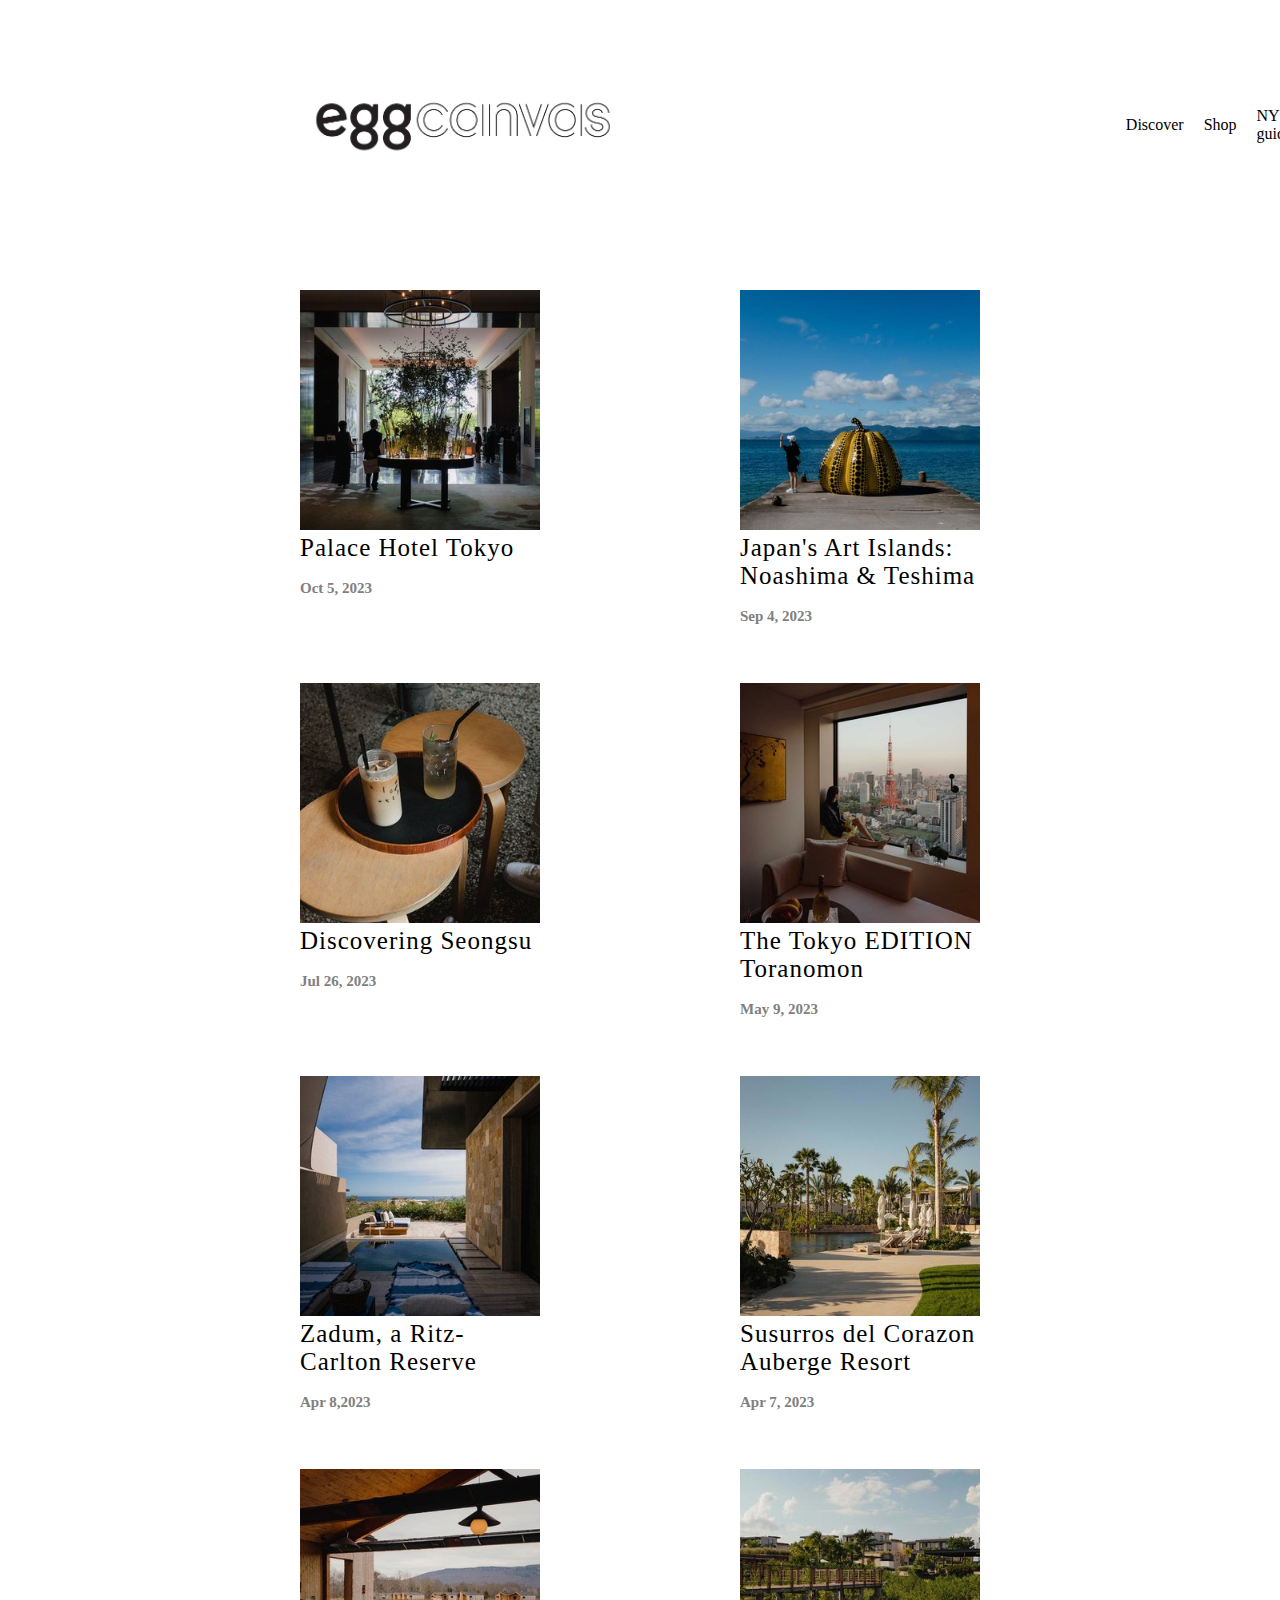
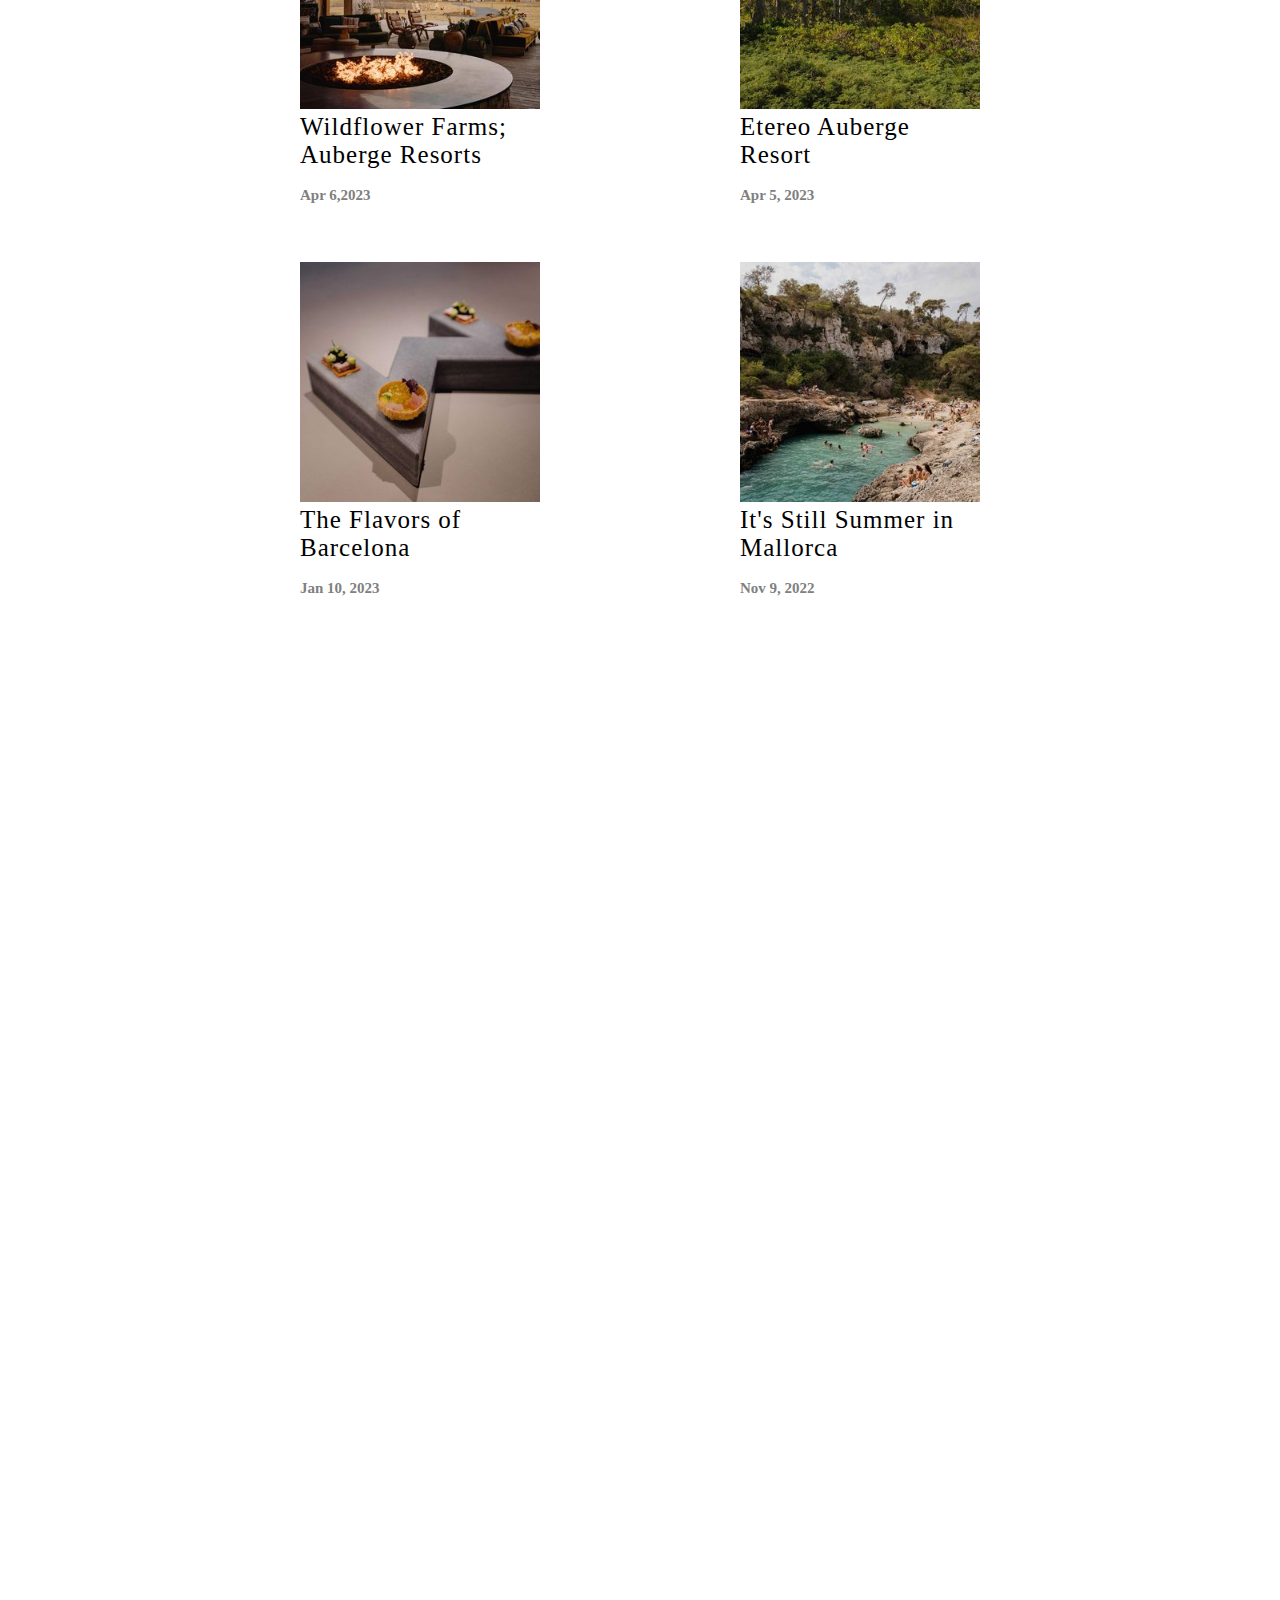
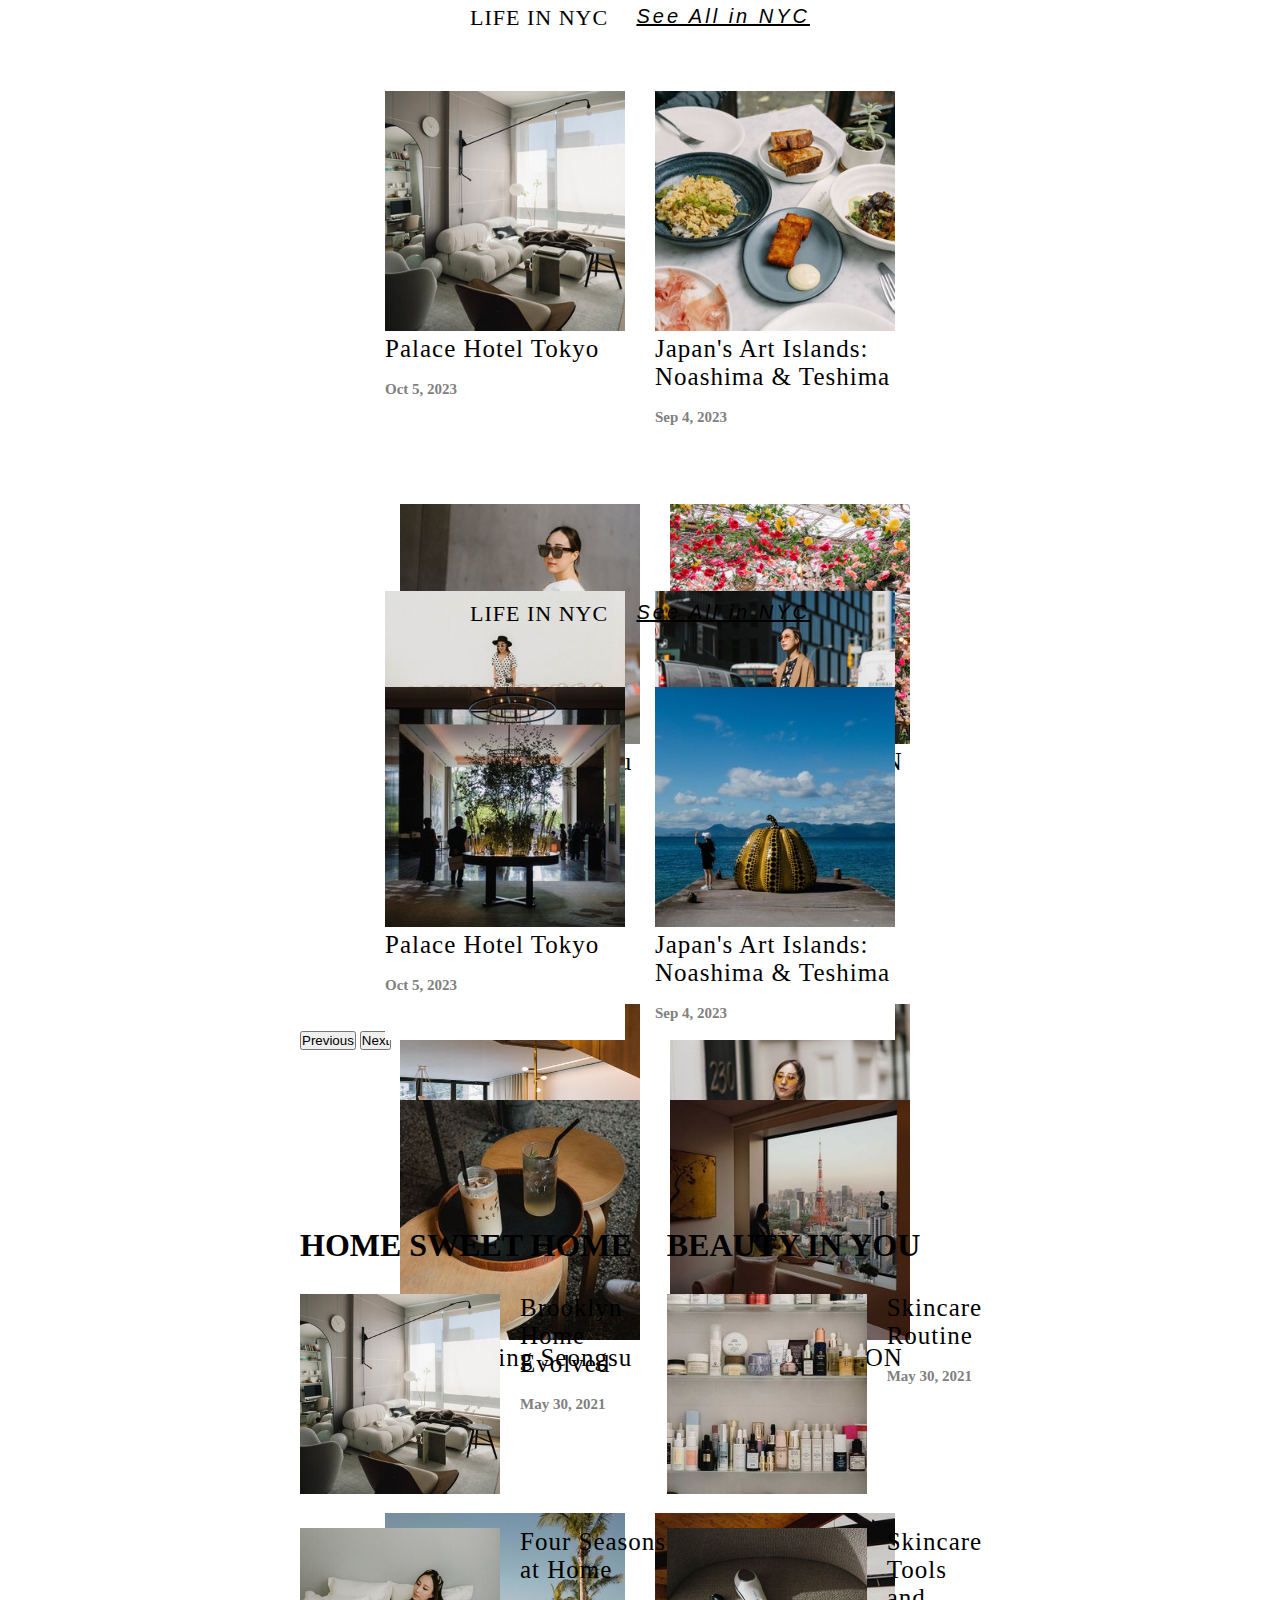
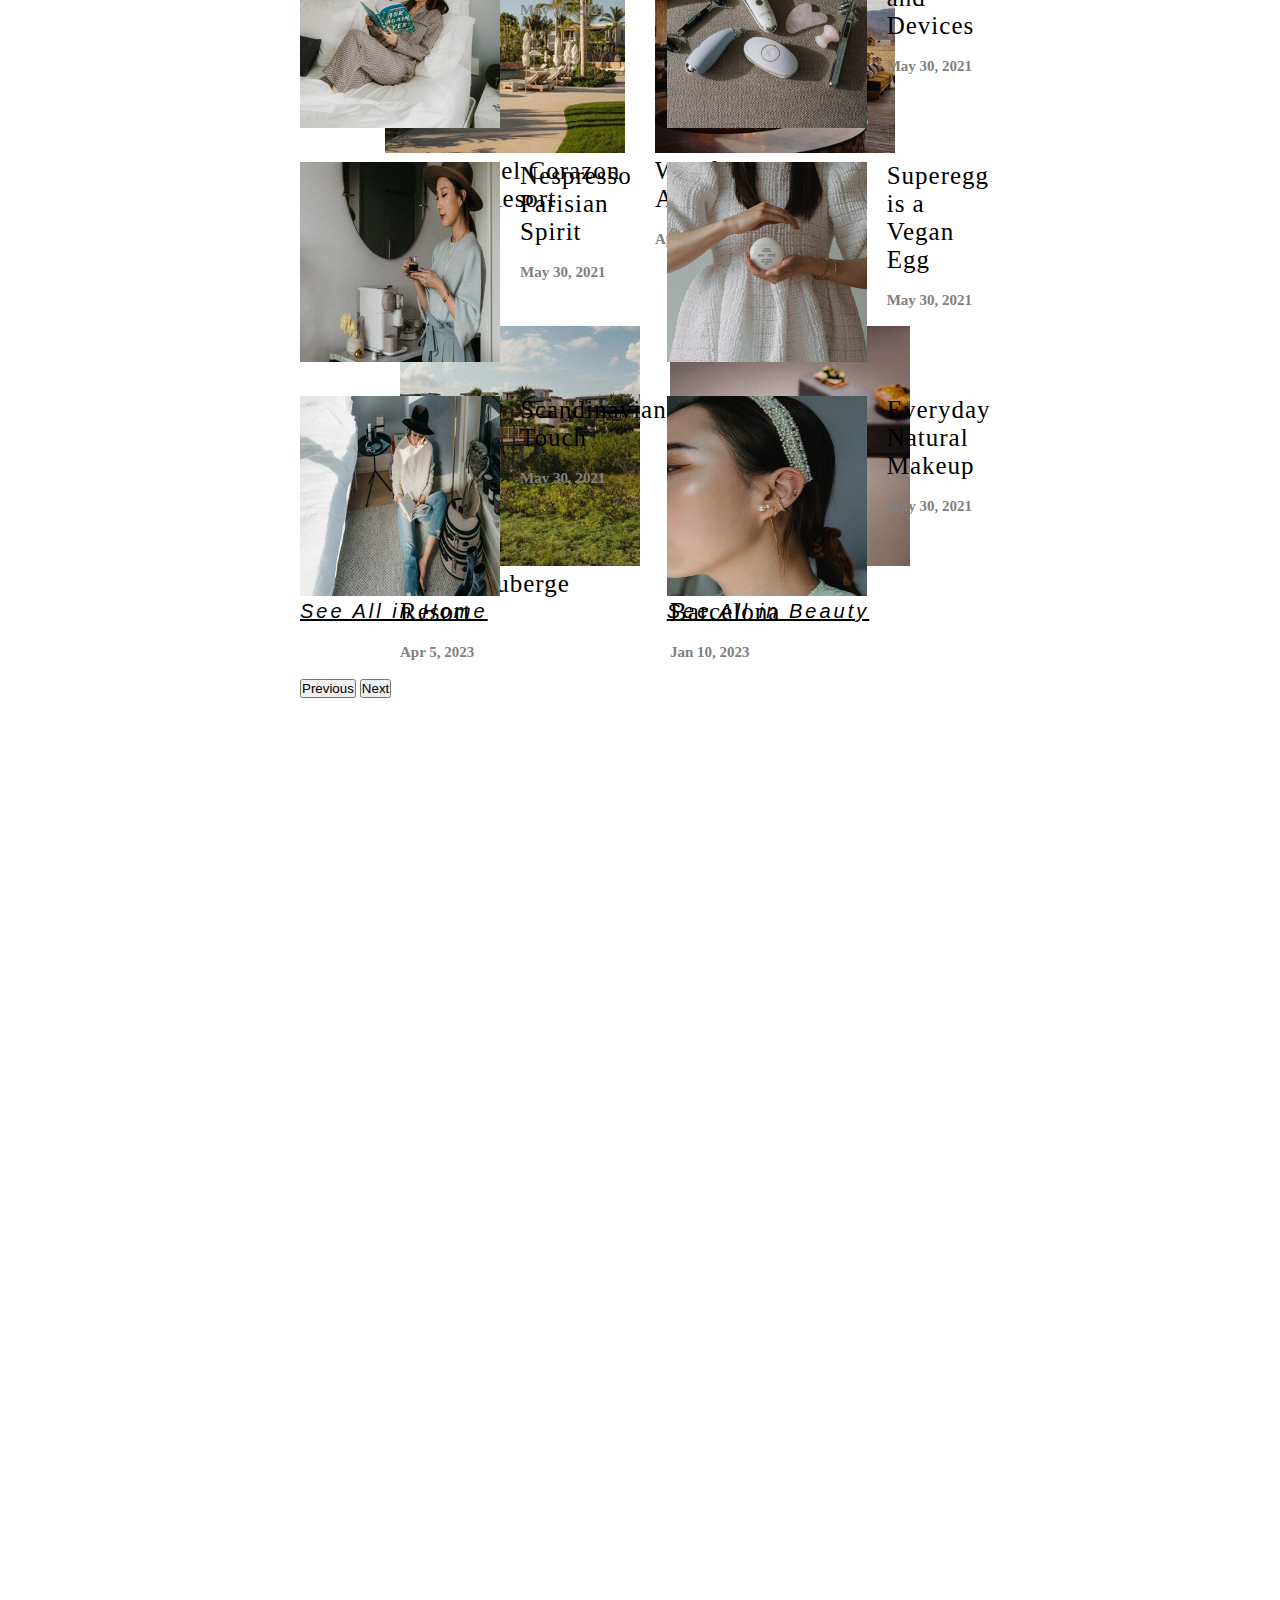
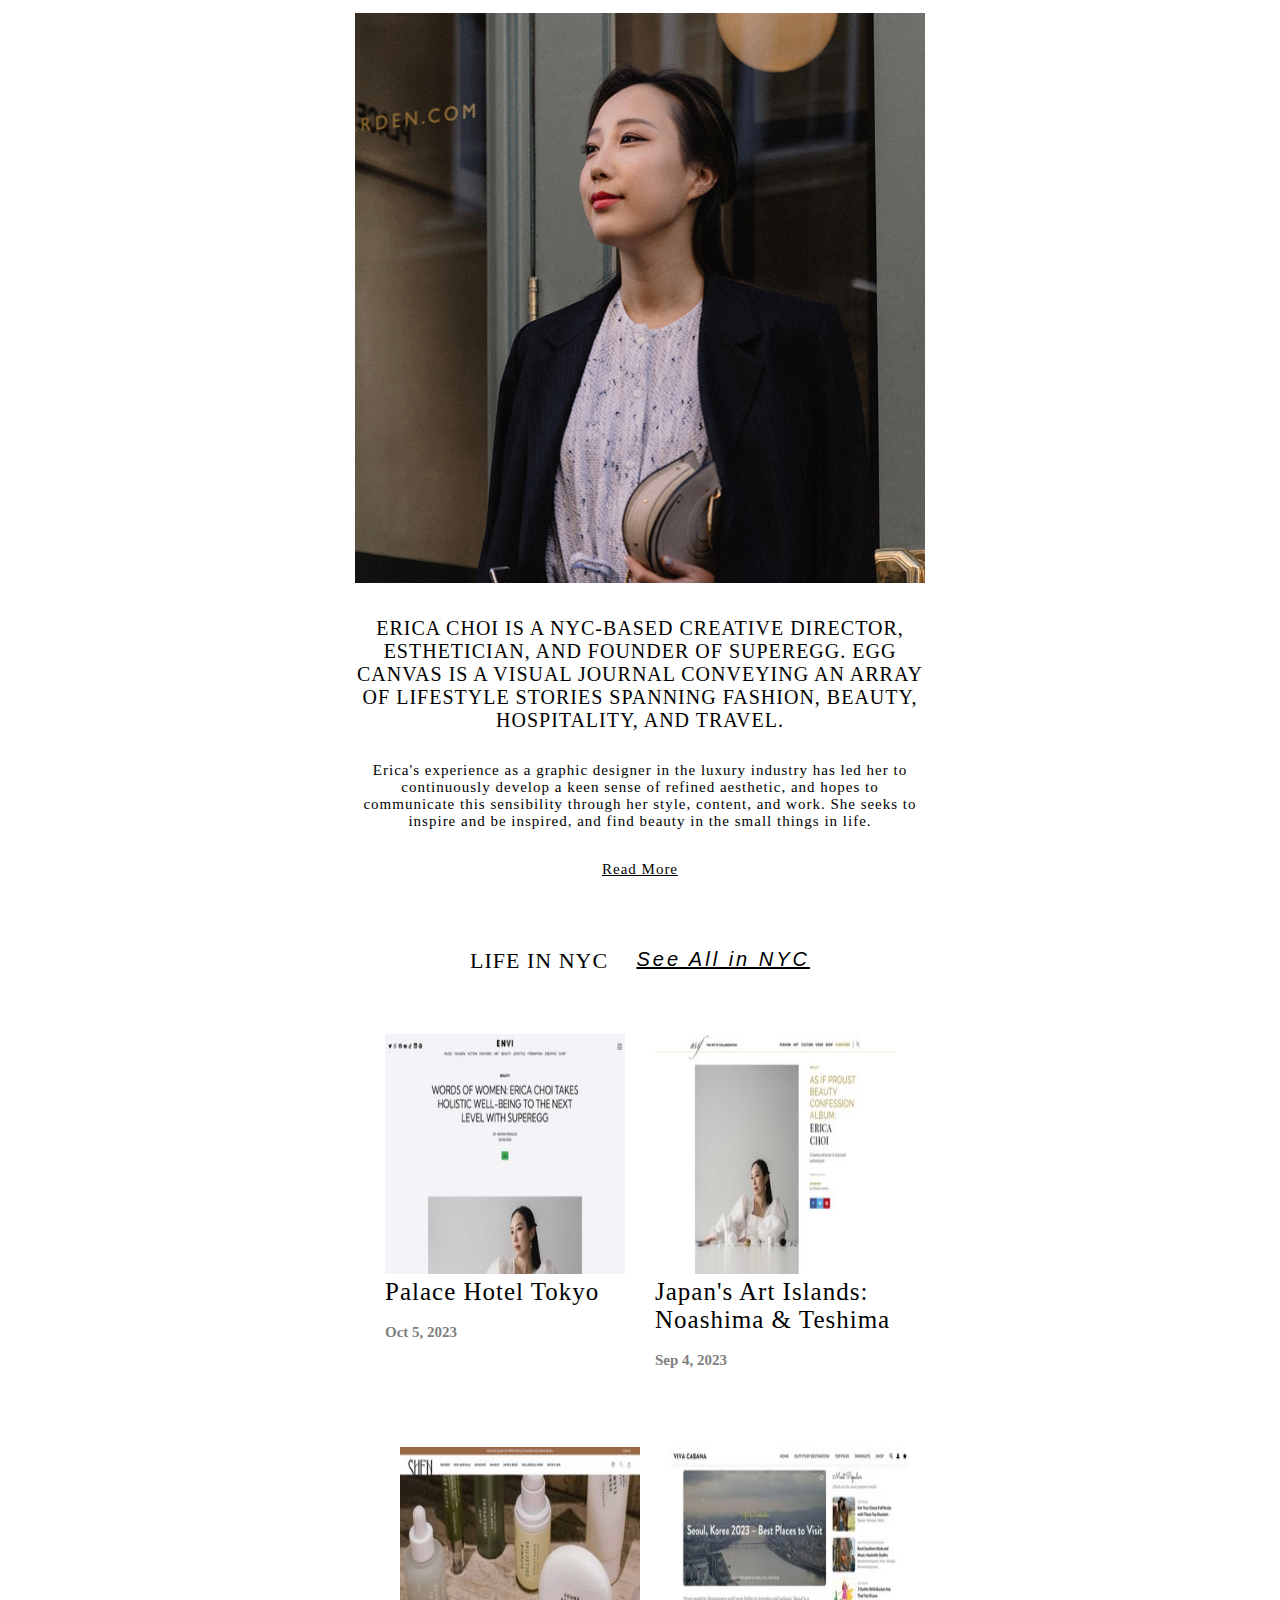
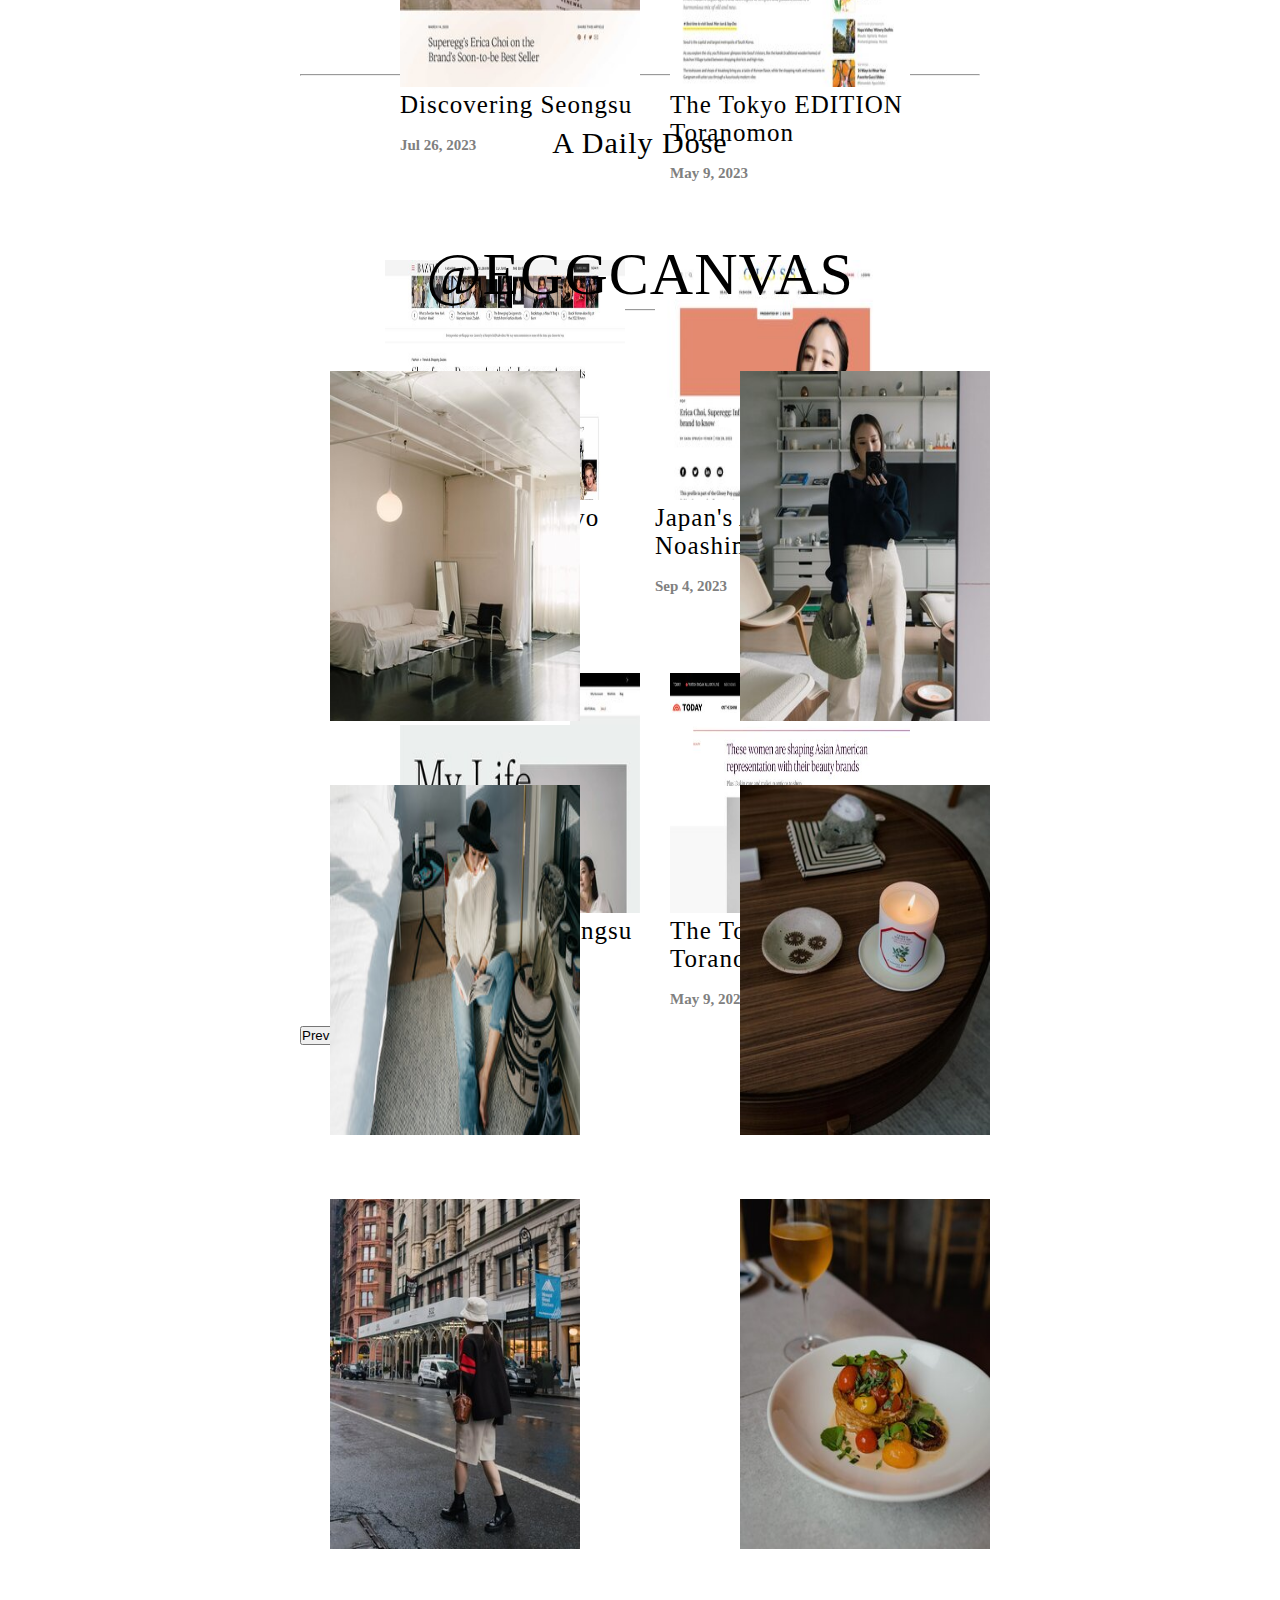
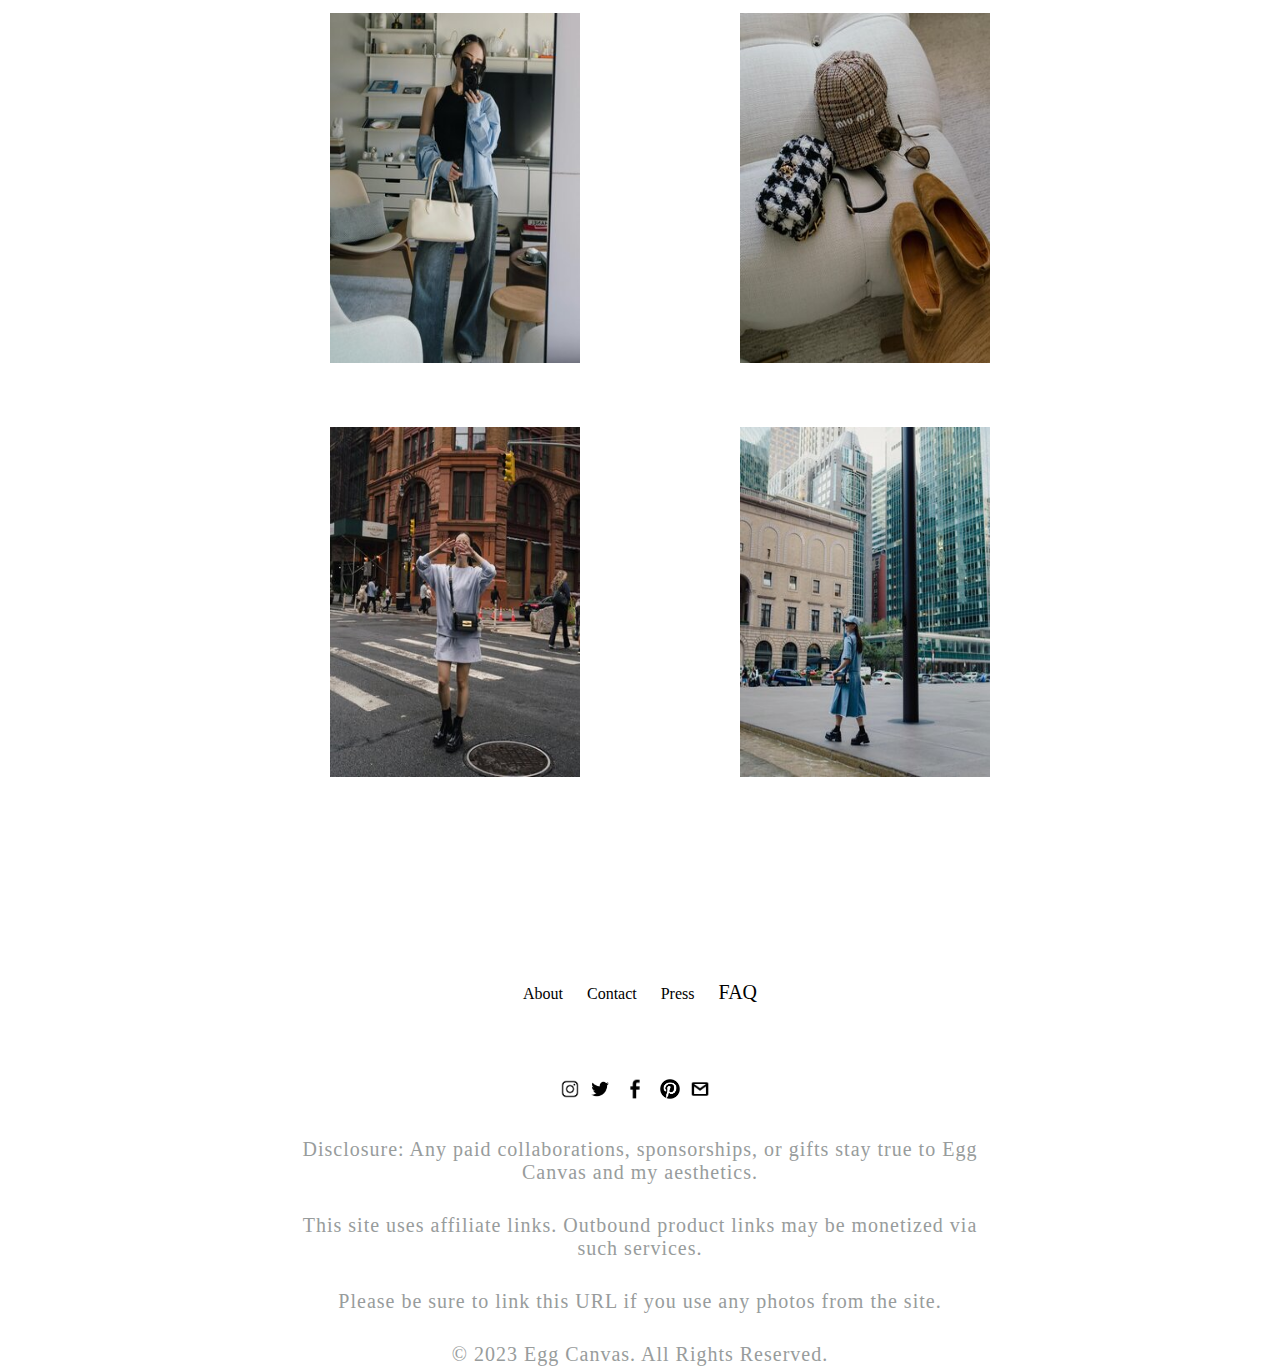
<file: index.html>
<!DOCTYPE html>
<html lang="en">

<head>
    <meta charset="UTF-8">
    <meta name="viewport" content="width=device-width, initial-scale=1.0">
    <title>document</title>
    <link rel="stylesheet" href="style.css">
    <link href="https://cdn.jsdelivr.net/npm/bootstrap@5.3.2/dist/css/bootstrap.min.css" rel="stylesheet"
        integrity="sha384-T3c6CoIi6uLrA9TneNEoa7RxnatzjcDSCmG1MXxSR1GAsXEV/Dwwykc2MPK8M2HN" crossorigin="anonymous">
    <script src="https://cdn.jsdelivr.net/npm/bootstrap@5.3.2/dist/js/bootstrap.bundle.min.js"
        integrity="sha384-C6RzsynM9kWDrMNeT87bh95OGNyZPhcTNXj1NW7RuBCsyN/o0jlpcV8Qyq46cDfL" crossorigin="anonymous"
        async></script>
</head>

<body>
    <div class="center">
        <div class="navbar">
            <a href="index.html"><img class="logo" src="img/eggcanvas-logo-2019.png" alt="logo"></a>
            <div class="links">
                <div class="dropdown">
                    <a href="#" class="text">Discover</a>
                    <div class="dropdown-content">
                        <a href="#">Latest</a>
                        <a href="#">Beauty</a>
                        <a href="#">Collaborations</a>
                        <a href="#">Fashion Week</a>
                        <a href="#">Food & Drinks</a>
                        <a href="#">Home</a>
                        <a href="#">NYC</a>
                        <a href="#">Travels</a>
                    </div>
                </div>
                <div class="dropdown">
                    <a href="#" class="text">Shop</a>
                    <div class="dropdown-content">
                        <a href="#">ShopMy</a>
                        <a href="https://www.shopltk.com/explore/eggcanvas" target="_blank">LTK</a>
                    </div>
                </div>
                <div class="dropdown">
                    <a href="#" class="text">NYC guide</a>
                    <div class="dropdown-content">
                        <a href="#">Stay</a>
                        <a href="#">Relax</a>
                        <a href="#">Eat</a>
                        <a href="#">Caffeinate</a>
                        <a href="#">Treats</a>
                        <a href="#">See</a>
                        <a href="#">Shop</a>
                    </div>
                </div>
                <div class="dropdown">
                    <a href="#" class="text">Erica</a>
                    <div class="dropdown-content">
                        <a href="#">About</a>
                        <a href="#">Contact</a>
                        <a href="#">Press</a>
                        <a href="#">FAQ</a>
                    </div>
                </div>
                <a href="https://www.instagram.com/eggcanvas/" target="_blank" class="media"><img class="img"
                        src="img/insta.png" alt="insta"></a>
                <a href="https://twitter.com/eggcanvas" target="_blank" class="media"><img class="img"
                        src="img/twitter.png" alt="twitter"></a>
                <a href="http://www.facebook.com/eggcanvas" target="_blank" class="media"><img class="facebook"
                        src="img/facebook.png" alt="facebook"></a>
                <a href="http://pinterest.com/eggcanvas" target="_blank" class="media"><img class="img"
                        src="img/pinterest.png" alt="pinterest"></a>
                <a href="eggcanvas@gmail.com" target="_blank" class="media"><img class="img" src="img/email.png"
                        alt="email"></a>
            </div>
        </div>
        <div class="boxes">
            <div class="content">
                <a href="page1.html">
                    <img src="img/1.jpg" alt="img" class="photo">
                </a>
                <a href="#" class="text">
                    <h1 class="h1">Palace Hotel Tokyo</h1>
                </a>
                <a href="#" class="text">
                    <h2 class="h2">Oct 5, 2023</h2>
                </a>
            </div>

            <div class="content">
                <a href="page2.html">
                    <img src="img/2.jpg" alt="img" class="photo">
                </a>
                <a href="#" class="text">
                    <h1 class="h1">Japan's Art Islands: Noashima & Teshima</h1>
                </a>
                <a href="#" class="text">
                    <h2 class="h2">Sep 4, 2023</h2>
                </a>
            </div>

            <div class="content">
                <a href="page3.html">
                    <img src="img/3.jpg" alt="img" class="photo"></a>
                <a href="#" class="text">
                    <h1 class="h1">Discovering Seongsu</h1>
                </a>
                <a href="#" class="text">
                    <h2 class="h2">Jul 26, 2023</h2>
                </a>
            </div>

            <div class="content">
                <a href="#">
                    <img src="img/4.jpg" alt="img" class="photo"></a>
                <a href="#" class="text">
                    <h1 class="h1">The Tokyo EDITION Toranomon</h1>
                </a>
                <a href="#" class="text">
                    <h2 class="h2">May 9, 2023</h2>
                </a>
            </div>

            <div class="content">
                <a href="#">
                    <img src="img/5.jpg" alt="img" class="photo"></a>
                <a href="#" class="text">
                    <h1 class="h1">Zadum, a Ritz-Carlton Reserve</h1>
                </a>
                <a href="#" class="text">
                    <h2 class="h2">Apr 8,2023</h2>
                </a>
            </div>

            <div class="content">
                <a href="#">
                    <img src="img/6.jpg" alt="img" class="photo"></a>
                <a href="#" class="text">
                    <h1 class="h1">Susurros del Corazon Auberge Resort</h1>
                </a>
                <a href="#" class="text">
                    <h2 class="h2">Apr 7, 2023</h2>
                </a>
            </div>

            <div class="content">
                <a href="#">
                    <img src="img/7.jpg" alt="img" class="photo"></a>
                <a href="#" class="text">
                    <h1 class="h1">Wildflower Farms; Auberge Resorts</h1>
                </a>
                <a href="#" class="text">
                    <h2 class="h2">Apr 6,2023</h2>
                </a>
            </div>
            <div class="content">
                <a href="#">
                    <img src="img/8.jpg" alt="img" class="photo"></a>
                <a href="#" class="text">
                    <h1 class="h1">Etereo Auberge Resort</h1>
                </a>
                <a href="#" class="text">
                    <h2 class="h2">Apr 5, 2023</h2>
                </a>
            </div>
            <div class="content">
                <a href="#">
                    <img src="img/9.jpg" alt="img" class="photo"></a>
                <a href="#" class="text">
                    <h1 class="h1">The Flavors of Barcelona</h1>
                </a>
                <a href="#" class="text">
                    <h2 class="h2">Jan 10, 2023</h2>
                </a>
            </div>
            <div class="content">
                <a href="#">
                    <img src="img/10.jpg" alt="img" class="photo"></a>
                <a href="#" class="text">
                    <h1 class="h1">It's Still Summer in Mallorca</h1>
                </a>
                <a href="#" class="text">
                    <h2 class="h2">Nov 9, 2022</h2>
                </a>
            </div>
        </div>
    </div>
    <div class="background">
        <div class="div5">
            <center>
                <h1 class="info">Vegan skincare that balances botanicals and biotechnology for a
                    mindful approach to beauty and wellness</h1>
            </center>
            <center>
                <h1 class="info1">INTRODUCING SUPEREGG</h1>
            </center>
            <center><a href="#"><button class="button">Read More</button></a></center>
        </div>
    </div>
    <div class="center">
        <div class="text2">
            <h2 class="nyc">LIFE IN NYC</h2>
            <a class="nyc-link" href="#">See All in NYC</a>
        </div>
        <div id="carouselExample" class="carousel slide">
            <div class="carousel-inner">
                <div class="carousel-item active">
                    <div class="d-block w-100 slide">
                        <div class="boxes1">
                            <div class="content" style="margin-top: 60px;">
                                <a href="page1.html">
                                    <img src="img/31.jpg" alt="img" class="photo">
                                </a>
                                <a href="#" class="text">
                                    <h1 class="h1">Palace Hotel Tokyo</h1>
                                </a>
                                <a href="#" class="text">
                                    <h2 class="h2">Oct 5, 2023</h2>
                                </a>
                            </div>

                            <div class="content1">
                                <a href="#">
                                    <img src="img/32.jpg" alt="img" class="photo">
                                </a>
                                <a href="#" class="text">
                                    <h1 class="h1">Japan's Art Islands: Noashima & Teshima</h1>
                                </a>
                                <a href="#" class="text">
                                    <h2 class="h2">Sep 4, 2023</h2>
                                </a>
                            </div>

                            <div class="content1">
                                <a href="#">
                                    <img src="img/33.jpg" alt="img" class="photo"></a>
                                <a href="#" class="text">
                                    <h1 class="h1">Discovering Seongsu</h1>
                                </a>
                                <a href="#" class="text">
                                    <h2 class="h2">Jul 26, 2023</h2>
                                </a>
                            </div>

                            <div class="content1">
                                <a href="#">
                                    <img src="img/34.jpg" alt="img" class="photo"></a>
                                <a href="#" class="text">
                                    <h1 class="h1">The Tokyo EDITION Toranomon</h1>
                                </a>
                                <a href="#" class="text">
                                    <h2 class="h2">May 9, 2023</h2>
                                </a>
                            </div>
                        </div>
                    </div>
                </div>
                <div class="carousel-item">
                    <div class="d-block w-100 slide">
                        <div class="boxes1">
                            <div class="content" style="margin-top: 60px;">
                                <a href="page1.html">
                                    <img src="img/35.jpg" alt="img" class="photo">
                                </a>
                                <a href="#" class="text">
                                    <h1 class="h1">Palace Hotel Tokyo</h1>
                                </a>
                                <a href="#" class="text">
                                    <h2 class="h2">Oct 5, 2023</h2>
                                </a>
                            </div>

                            <div class="content1">
                                <a href="#">
                                    <img src="img/36.jpg" alt="img" class="photo">
                                </a>
                                <a href="#" class="text">
                                    <h1 class="h1">Japan's Art Islands: Noashima & Teshima</h1>
                                </a>
                                <a href="#" class="text">
                                    <h2 class="h2">Sep 4, 2023</h2>
                                </a>
                            </div>

                            <div class="content1">
                                <a href="#">
                                    <img src="img/37.jpg" alt="img" class="photo"></a>
                                <a href="#" class="text">
                                    <h1 class="h1">Discovering Seongsu</h1>
                                </a>
                                <a href="#" class="text">
                                    <h2 class="h2">Jul 26, 2023</h2>
                                </a>
                            </div>

                            <div class="content1">
                                <a href="#">
                                    <img src="img/38.jpg" alt="img" class="photo"></a>
                                <a href="#" class="text">
                                    <h1 class="h1">The Tokyo EDITION Toranomon</h1>
                                </a>
                                <a href="#" class="text">
                                    <h2 class="h2">May 9, 2023</h2>
                                </a>
                            </div>
                        </div>
                    </div>
                </div>
            </div>
            <button class="carousel-control-prev" type="button" data-bs-target="#carouselExample" data-bs-slide="prev">
                <span class="carousel-control-prev-icon " aria-hidden="true"></span>
                <span class="visually-hidden">Previous</span>
            </button>
            <button class="carousel-control-next" type="button" data-bs-target="#carouselExample" data-bs-slide="next">
                <span class="carousel-control-next-icon" aria-hidden="true"></span>
                <span class="visually-hidden">Next</span>
            </button>
        </div>

        <div class="text2">
            <h2 class="nyc">LIFE IN NYC</h2>
            <a class="nyc-link" href="#">See All in NYC</a>
        </div>

        <div id="carouselExampleRide" class="carousel slide" data-bs-ride="true">

            <div class="carousel-inner">
                <div class="carousel-item active">
                    <div class="boxes1">
                        <div class="content"  style="margin-top: 60px;">
                            <a href="page1.html">
                                <img src="img/1.jpg" alt="img" class="photo">
                            </a>
                            <a href="#" class="text">
                                <h1 class="h1">Palace Hotel Tokyo</h1>
                            </a>
                            <a href="#" class="text">
                                <h2 class="h2">Oct 5, 2023</h2>
                            </a>
                        </div>

                        <div class="content1">
                            <a href="#">
                                <img src="img/2.jpg" alt="img" class="photo">
                            </a>
                            <a href="#" class="text">
                                <h1 class="h1">Japan's Art Islands: Noashima & Teshima</h1>
                            </a>
                            <a href="#" class="text">
                                <h2 class="h2">Sep 4, 2023</h2>
                            </a>
                        </div>

                        <div class="content1">
                            <a href="#">
                                <img src="img/3.jpg" alt="img" class="photo"></a>
                            <a href="#" class="text">
                                <h1 class="h1">Discovering Seongsu</h1>
                            </a>
                            <a href="#" class="text">
                                <h2 class="h2">Jul 26, 2023</h2>
                            </a>
                        </div>

                        <div class="content1">
                            <a href="#">
                                <img src="img/4.jpg" alt="img" class="photo"></a>
                            <a href="#" class="text">
                                <h1 class="h1">The Tokyo EDITION Toranomon</h1>
                            </a>
                            <a href="#" class="text">
                                <h2 class="h2">May 9, 2023</h2>
                            </a>
                        </div>
                    </div>

                </div>
                <div class="carousel-item">
                    <div class="boxes1">    
                        <div class="content" style="margin-top: 60px;">
                            <a href="#">
                                <img src="img/6.jpg" alt="img" class="photo"></a>
                            <a href="#" class="text">
                                <h1 class="h1">Susurros del Corazon Auberge Resort</h1>
                            </a>
                            <a href="#" class="text">
                                <h2 class="h2">Apr 7, 2023</h2>
                            </a>
                        </div>
            
                        <div class="content1">
                            <a href="#">
                                <img src="img/7.jpg" alt="img" class="photo"></a>
                            <a href="#" class="text">
                                <h1 class="h1">Wildflower Farms; Auberge Resorts</h1>
                            </a>
                            <a href="#" class="text">
                                <h2 class="h2">Apr 6,2023</h2>
                            </a>
                        </div>
                        <div class="content1">
                            <a href="#">
                                <img src="img/8.jpg" alt="img" class="photo"></a>
                            <a href="#" class="text">
                                <h1 class="h1">Etereo Auberge Resort</h1>
                            </a>
                            <a href="#" class="text">
                                <h2 class="h2">Apr 5, 2023</h2>
                            </a>
                        </div>
                        <div class="content1">
                            <a href="#">
                                <img src="img/9.jpg" alt="img" class="photo"></a>
                            <a href="#" class="text">
                                <h1 class="h1">The Flavors of Barcelona</h1>
                            </a>
                            <a href="#" class="text">
                                <h2 class="h2">Jan 10, 2023</h2>
                            </a>
                        </div>
                    </div>
                </div>
            </div>
            

            <button class="carousel-control-prev" type="button" data-bs-target="#carouselExampleRide"
                data-bs-slide="prev">
                <span class="carousel-control-prev-icon" aria-hidden="true"></span>
                <span class="visually-hidden">Previous</span>
            </button>
            <button class="carousel-control-next" type="button" data-bs-target="#carouselExampleRide"
                data-bs-slide="next">
                <span class="carousel-control-next-icon" aria-hidden="true"></span>
                <span class="visually-hidden">Next</span>
            </button>
        </div>
    </div>
    
    
    
    <div class="center">
        <div class="list">
            <div>
                <h1>HOME SWEET HOME</h1>
                <div class="mdiv">
                    <a href="#">
                        <img class="img1" src="img/11.jpg" alt="lo">
                    </a>
                    <div>
                        <a href="#" class="text">
                            <h1 class="h11">Brooklyn Home Evolved</h1>
                        </a>
                        <a href="#" class="text">
                            <h2 class="h21">May 30, 2021</h2>
                        </a>
                    </div>
                </div>

                <div class="mdiv">
                    <a href="#">
                        <img class="img1" src="img/12.jpg" alt="lo">
                    </a>
                    <div>
                        <a href="#" class="text">
                            <h1 class="h11">Four Seasons at Home</h1>
                        </a>
                        <a href="#" class="text">
                            <h2 class="h21">May 30, 2021</h2>
                        </a>
                    </div>
                </div>

                <div class="mdiv">
                    <a href="#">
                        <img class="img1" src="img/13.jpg" alt="lo">
                    </a>
                    <div>
                        <a href="#" class="text">
                            <h1 class="h11">Nespresso Parisian Spirit</h1>
                        </a>
                        <a href="#" class="text">
                            <h2 class="h21">May 30, 2021</h2>
                        </a>
                    </div>
                </div>

                <div class="mdiv">
                    <a href="#">
                        <img class="img1" src="img/14.jpg" alt="lo">
                    </a>
                    <div>
                        <a href="#" class="text">
                            <h1 class="h11">Scandinavian Touch</h1>
                        </a>
                        <a href="#" class="text">
                            <h2 class="h21">May 30, 2021</h2>
                        </a>
                    </div>
                </div>
                <a class="nyc-link1" href="#">See All in Home</a>
            </div>

            <div>
                <h1>BEAUTY IN YOU</h1>
                <div class="mdiv">
                    <a href="#">
                        <img class="img1" src="img/21.jpg" alt="lo">
                    </a>
                    <div>
                        <a href="#" class="text">
                            <h1 class="h11">Skincare Routine</h1>
                        </a>
                        <a href="#" class="text">
                            <h2 class="h21">May 30, 2021</h2>
                        </a>
                    </div>
                </div>

                <div class="mdiv">
                    <a href="#">
                        <img class="img1" src="img/22.jpg" alt="lo">
                    </a>
                    <div>
                        <a href="#" class="text">
                            <h1 class="h11">Skincare Tools and Devices</h1>
                        </a>
                        <a href="#" class="text">
                            <h2 class="h21">May 30, 2021</h2>
                        </a>
                    </div>
                </div>

                <div class="mdiv">
                    <a href="#">
                        <img class="img1" src="img/23.jpg" alt="lo">
                    </a>
                    <div>
                        <a href="#" class="text">
                            <h1 class="h11">Superegg is a Vegan Egg</h1>
                        </a>
                        <a href="#" class="text">
                            <h2 class="h21">May 30, 2021</h2>
                        </a>
                    </div>
                </div>

                <div class="mdiv">
                    <a href="#">
                        <img class="img1" src="img/24.jpg" alt="lo">
                    </a>
                    <div>
                        <a href="#" class="text">
                            <h1 class="h11">Everyday Natural Makeup</h1>
                        </a>
                        <a href="#" class="text">
                            <h2 class="h21">May 30, 2021</h2>
                        </a>
                    </div>
                </div>
                <a class="nyc-link1" href="#">See All in Beauty</a>
            </div>
        </div>
    </div>
    
    
    
    
    
    
    
    
    
    
    
    
    
    
    
    
    
    
    
    
    
    
    
    
    
    <div class="background1">
        <div class="div5">
            <center>
                <h1 class="info2">A brief guide to all my favorite places in my favorite city</h1>
            </center>
            <center>
                <h1 class="info3">NYC GUIDE</h1>
            </center>
            <center><a href="#"><button class="button">Read More</button></a></center>
        </div>
    </div>
    <center>
        <div class="width">
            <img class="image" src="img/s.jpg" alt="p">
            <p class="size">ERICA CHOI IS A NYC-BASED CREATIVE DIRECTOR, ESTHETICIAN, AND FOUNDER OF SUPEREGG.
                EGG CANVAS IS A VISUAL JOURNAL CONVEYING AN ARRAY OF LIFESTYLE STORIES SPANNING FASHION,
                BEAUTY, HOSPITALITY, AND TRAVEL.</p>
            <p class="size1">Erica's experience as a graphic designer in the luxury industry has led her to continuously
                develop a keen sense of refined aesthetic, and hopes to communicate this sensibility through
                her style, content, and work. She seeks to inspire and be inspired, and find beauty in the small
                things in life.</p>
            <a href="#" class="readmore">Read More</a>
        </div>
    </center>
    <div class="center">
        <div class="text2">
            <h2 class="nyc">LIFE IN NYC</h2>
            <a class="nyc-link" href="#">See All in NYC</a>
        </div>
        <div id="carouselExampleInterval" class="carousel slide" data-bs-ride="carousel">
            <div class="carousel-inner">
              <div class="carousel-item active" data-bs-interval="10000">
                <div class="boxes1">
                    <div class="content" style="margin-top: 60px;">
                        <a href="page1.html">
                            <img src="img/51.jpg" alt="img" class="photo">
                        </a>
                        <a href="#" class="text">
                            <h1 class="h1">Palace Hotel Tokyo</h1>
                        </a>
                        <a href="#" class="text">
                            <h2 class="h2">Oct 5, 2023</h2>
                        </a>
                    </div>

                    <div class="content1">
                        <a href="#">
                            <img src="img/52.jpg" alt="img" class="photo">
                        </a>
                        <a href="#" class="text">
                            <h1 class="h1">Japan's Art Islands: Noashima & Teshima</h1>
                        </a>
                        <a href="#" class="text">
                            <h2 class="h2">Sep 4, 2023</h2>
                        </a>
                    </div>

                    <div class="content1">
                        <a href="#">
                            <img src="img/53.jpg" alt="img" class="photo"></a>
                        <a href="#" class="text">
                            <h1 class="h1">Discovering Seongsu</h1>
                        </a>
                        <a href="#" class="text">
                            <h2 class="h2">Jul 26, 2023</h2>
                        </a>
                    </div>

                    <div class="content1">
                        <a href="#">
                            <img src="img/54.jpg" alt="img" class="photo"></a>
                        <a href="#" class="text">
                            <h1 class="h1">The Tokyo EDITION Toranomon</h1>
                        </a>
                        <a href="#" class="text">
                            <h2 class="h2">May 9, 2023</h2>
                        </a>
                    </div>
                </div>
              </div>
              <div class="carousel-item" data-bs-interval="2000">
                <div class="boxes1">
                    <div class="content" style="margin-top: 60px;">
                        <a href="page1.html">
                            <img src="img/55.jpg" alt="img" class="photo">
                        </a>
                        <a href="#" class="text">
                            <h1 class="h1">Palace Hotel Tokyo</h1>
                        </a>
                        <a href="#" class="text">
                            <h2 class="h2">Oct 5, 2023</h2>
                        </a>
                    </div>

                    <div class="content1">
                        <a href="#">
                            <img src="img/56.jpg" alt="img" class="photo">
                        </a>
                        <a href="#" class="text">
                            <h1 class="h1">Japan's Art Islands: Noashima & Teshima</h1>
                        </a>
                        <a href="#" class="text">
                            <h2 class="h2">Sep 4, 2023</h2>
                        </a>
                    </div>

                    <div class="content1">
                        <a href="#">
                            <img src="img/57.jpg" alt="img" class="photo"></a>
                        <a href="#" class="text">
                            <h1 class="h1">Discovering Seongsu</h1>
                        </a>
                        <a href="#" class="text">
                            <h2 class="h2">Jul 26, 2023</h2>
                        </a>
                    </div>

                    <div class="content1">
                        <a href="#">
                            <img src="img/58.jpg" alt="img" class="photo"></a>
                        <a href="#" class="text">
                            <h1 class="h1">The Tokyo EDITION Toranomon</h1>
                        </a>
                        <a href="#" class="text">
                            <h2 class="h2">May 9, 2023</h2>
                        </a>
                    </div>
                </div>
              </div>
            </div>
            <button class="carousel-control-prev" type="button" data-bs-target="#carouselExampleInterval" data-bs-slide="prev">
              <span class="carousel-control-prev-icon" aria-hidden="true"></span>
              <span class="visually-hidden">Previous</span>
            </button>
            <button class="carousel-control-next" type="button" data-bs-target="#carouselExampleInterval" data-bs-slide="next">
              <span class="carousel-control-next-icon" aria-hidden="true"></span>
              <span class="visually-hidden">Next</span>
            </button>
          </div>
        
        
        
        
        
        
        
        
        
        
        
        <hr class="hr">
        <center>
            <h1 class="soustitre">A Daily Dose</h1>
        </center>
        <center>
            <div style="width: 450px;">
                <a href="https://www.instagram.com/eggcanvas/" class="instagram">@EGGCANVAS</a>
                <hr>
            </div>
        </center>
        <div class="boxes">
            <div class="content1">
                <a href="https://www.instagram.com/eggcanvas/">
                    <img src="img/a.jpeg" alt="img" class="photo1">
                </a>
            </div>

            <div class="content1">
                <a href="https://www.instagram.com/eggcanvas/">
                    <img src="img/b.jpeg" alt="img" class="photo1">
                </a>
            </div>

            <div class="content1">
                <a href="https://www.instagram.com/eggcanvas/">
                    <img src="img/14.jpg" alt="img" class="photo1">
                </a>
            </div>

            <div class="content1">
                <a href="https://www.instagram.com/eggcanvas/">
                    <img src="img/d.jpeg" alt="img" class="photo1">
                </a>
            </div>

            <div class="content1">
                <a href="https://www.instagram.com/eggcanvas/">
                    <img src="img/e.jpeg" alt="img" class="photo1">
                </a>
            </div>

            <div class="content1">
                <a href="https://www.instagram.com/eggcanvas/">
                    <img src="img/f.jpeg" alt="img" class="photo1">
                </a>
            </div>

            <div class="content1">
                <a href="https://www.instagram.com/eggcanvas/">
                    <img src="img/g.jpeg" alt="img" class="photo1">
                </a>
            </div>

            <div class="content1">
                <a href="https://www.instagram.com/eggcanvas/">
                    <img src="img/h.jpeg" alt="img" class="photo1">
                </a>
            </div>

            <div class="content1">
                <a href="https://www.instagram.com/eggcanvas/">
                    <img src="img/i.jpeg" alt="img" class="photo1">
                </a>
            </div>

            <div class="content1">
                <a href="https://www.instagram.com/eggcanvas/">
                    <img src="img/j.jpeg" alt="img" class="photo1">
                </a>
            </div>
        </div>
        <center>
            <div style="margin-top: 200px;">
                <a href="#" class="text">About</a>
                <a href="#" class="text">Contact</a>
                <a href="#" class="text">Press</a>
                <a href="#" class="texta">FAQ</a>
            </div>
            <div class="links1">
                <a href="https://www.instagram.com/eggcanvas/" target="_blank" class="media"><img class="img"
                        src="img/insta.png" alt="insta"></a>
                <a href="https://twitter.com/eggcanvas" target="_blank" class="media"><img class="img"
                        src="img/twitter.png" alt="twitter"></a>
                <a href="http://www.facebook.com/eggcanvas" target="_blank" class="media"><img class="facebook"
                        src="img/facebook.png" alt="facebook"></a>
                <a href="http://pinterest.com/eggcanvas" target="_blank" class="media"><img class="img"
                        src="img/pinterest.png" alt="pinterest"></a>
                <a href="eggcanvas@gmail.com" target="_blank" class="media"><img class="img" src="img/email.png"
                        alt="email"></a>
            </div>
        </center>
        <center>
            <h2 class="information">Disclosure: Any paid collaborations, sponsorships, or gifts stay true to Egg Canvas
                and my aesthetics.</h2>
        </center>
        <center>
            <h2 class="information">This site uses affiliate links. Outbound product links may be monetized via such
                services.</h2>
        </center>
        <center>
            <h2 class="information">Please be sure to link this URL if you use any photos from the site.</h2>
        </center>
        <center>
            <h2 class="information">© 2023 Egg Canvas. All Rights Reserved.</h2>
        </center>

    </div>
</body>

</html>
</file>
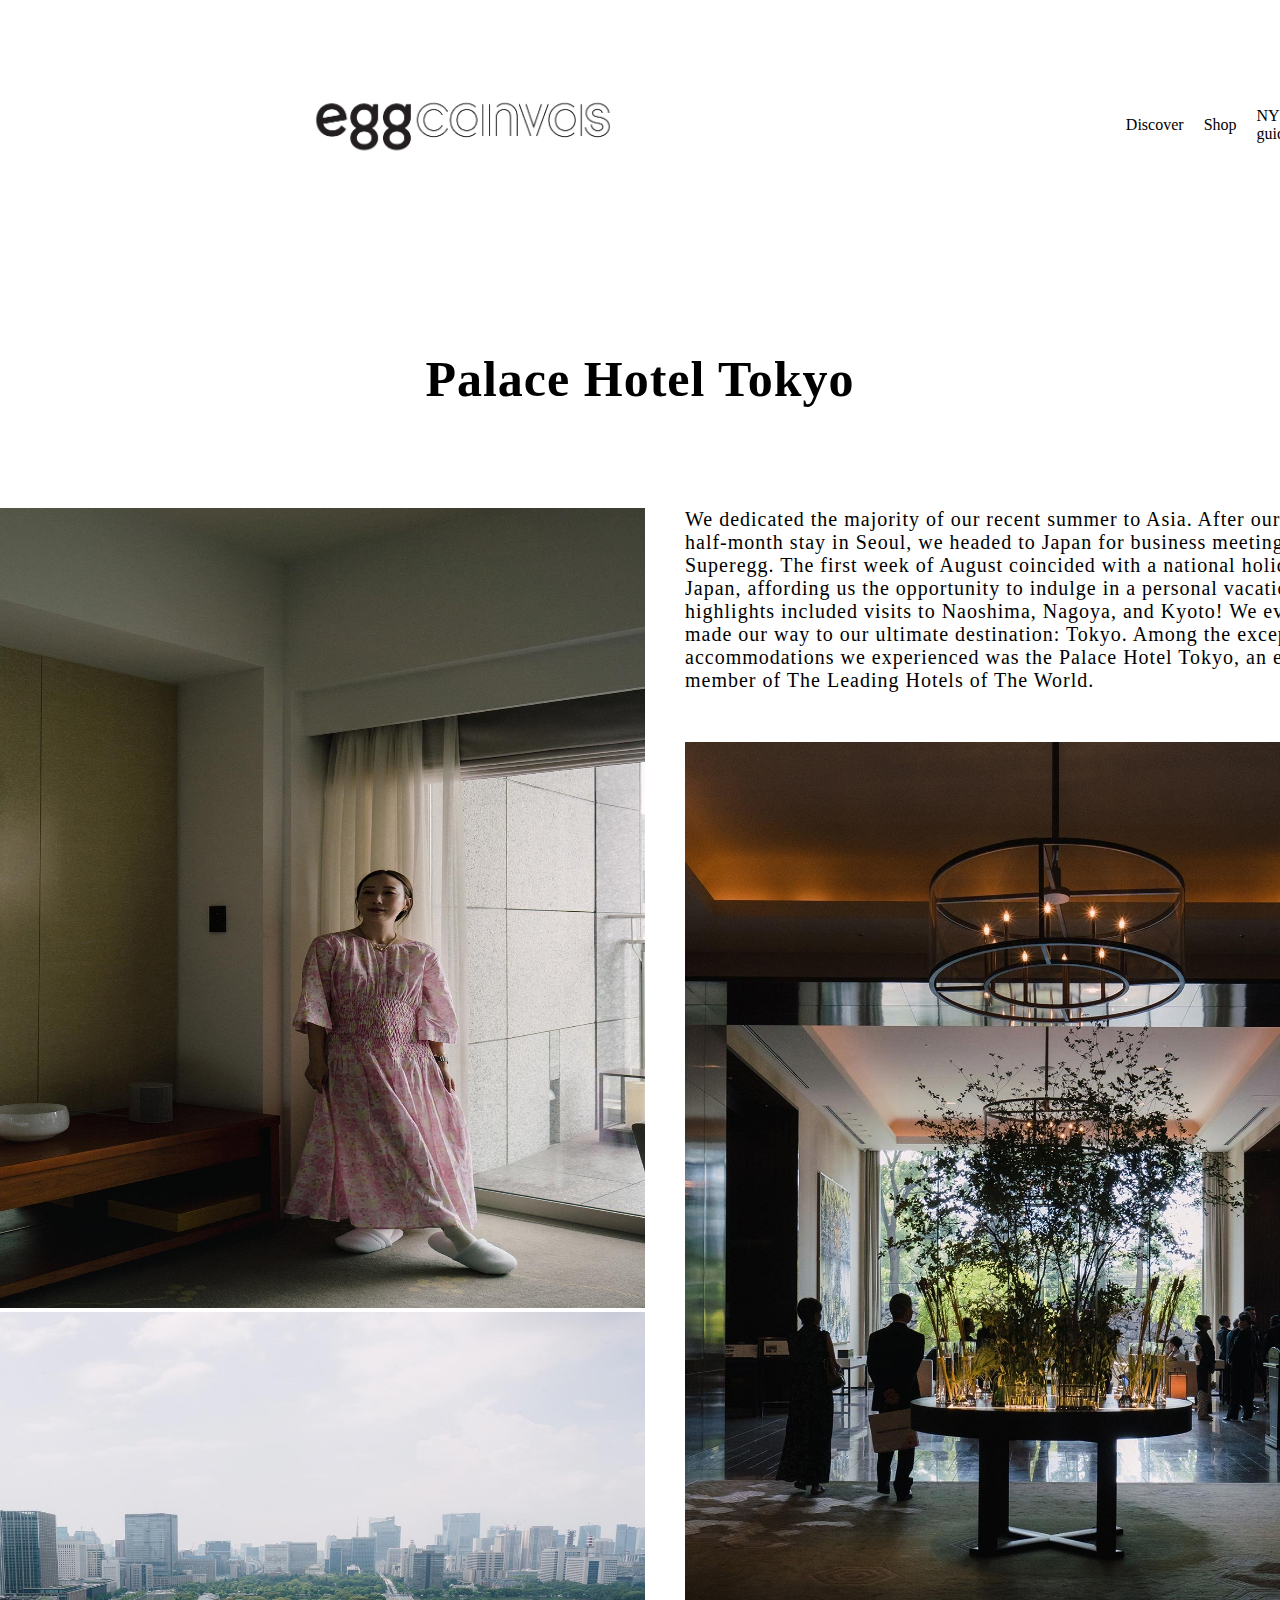
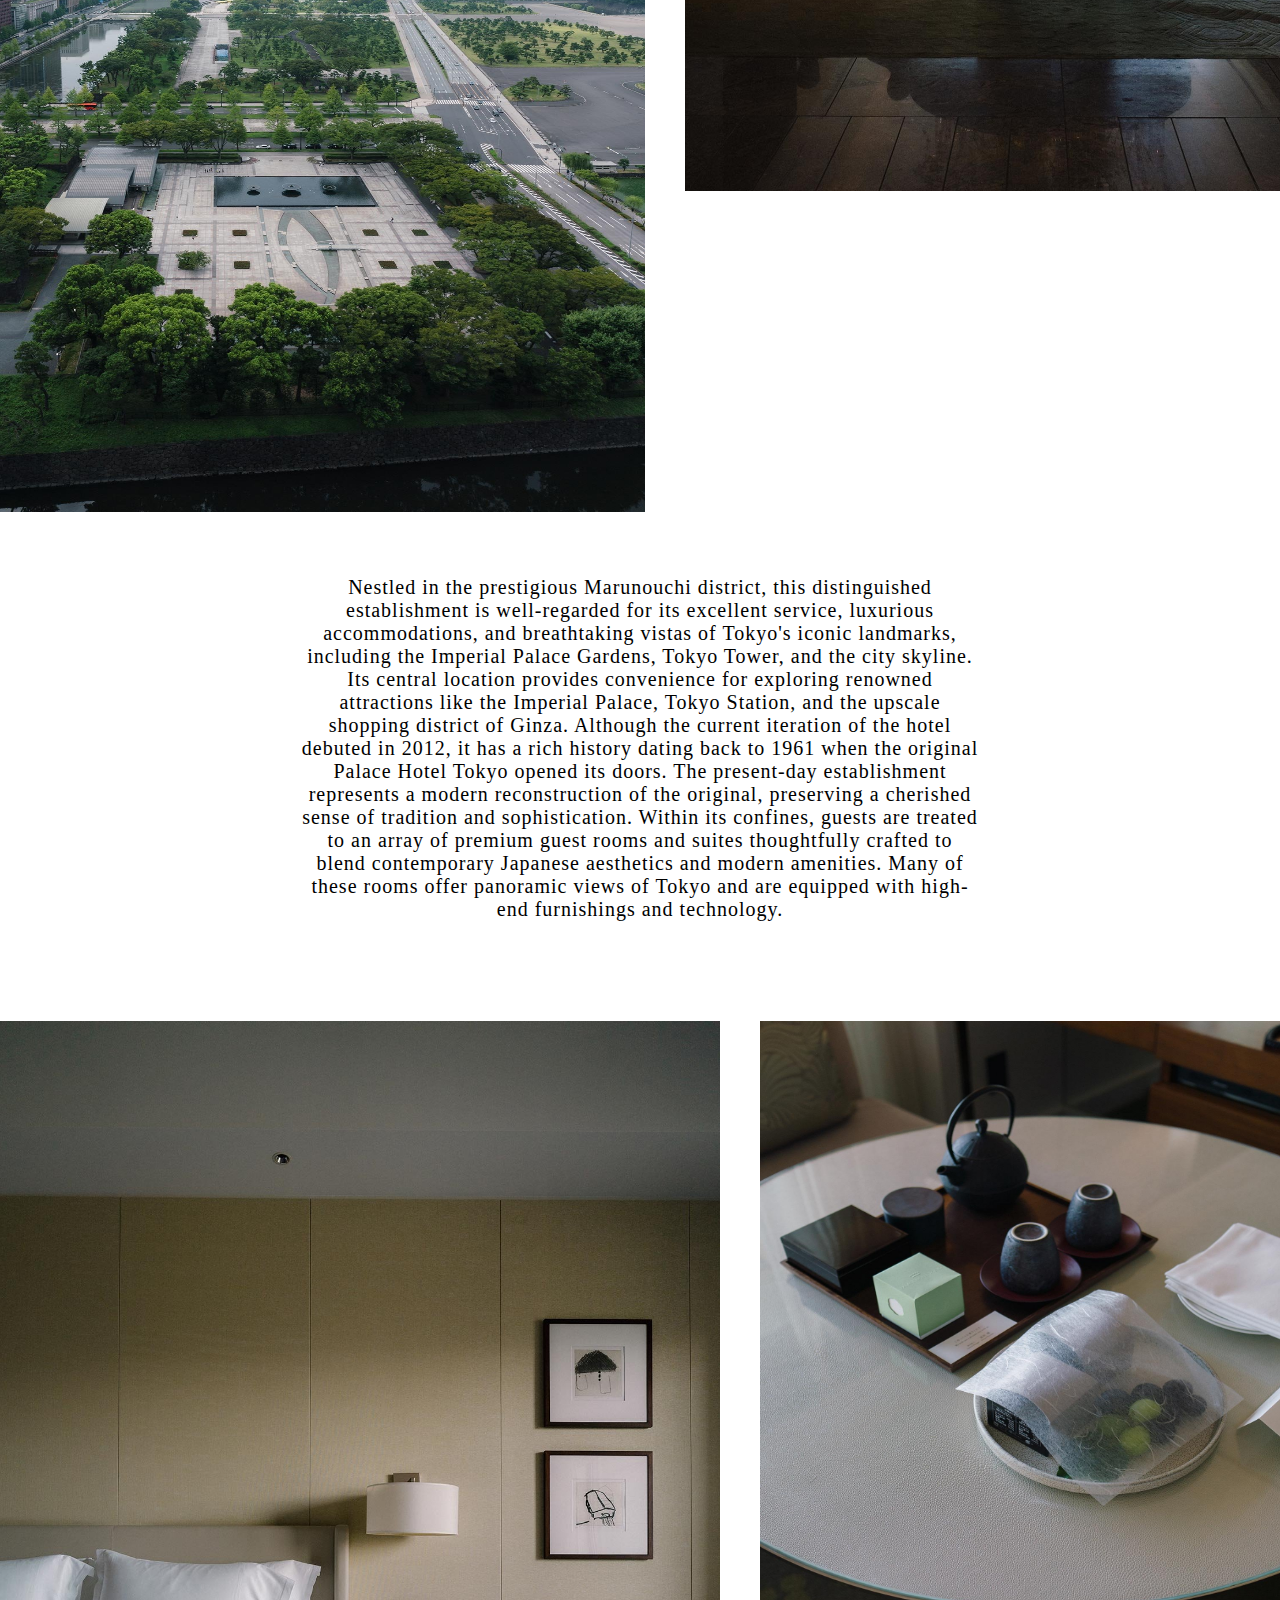
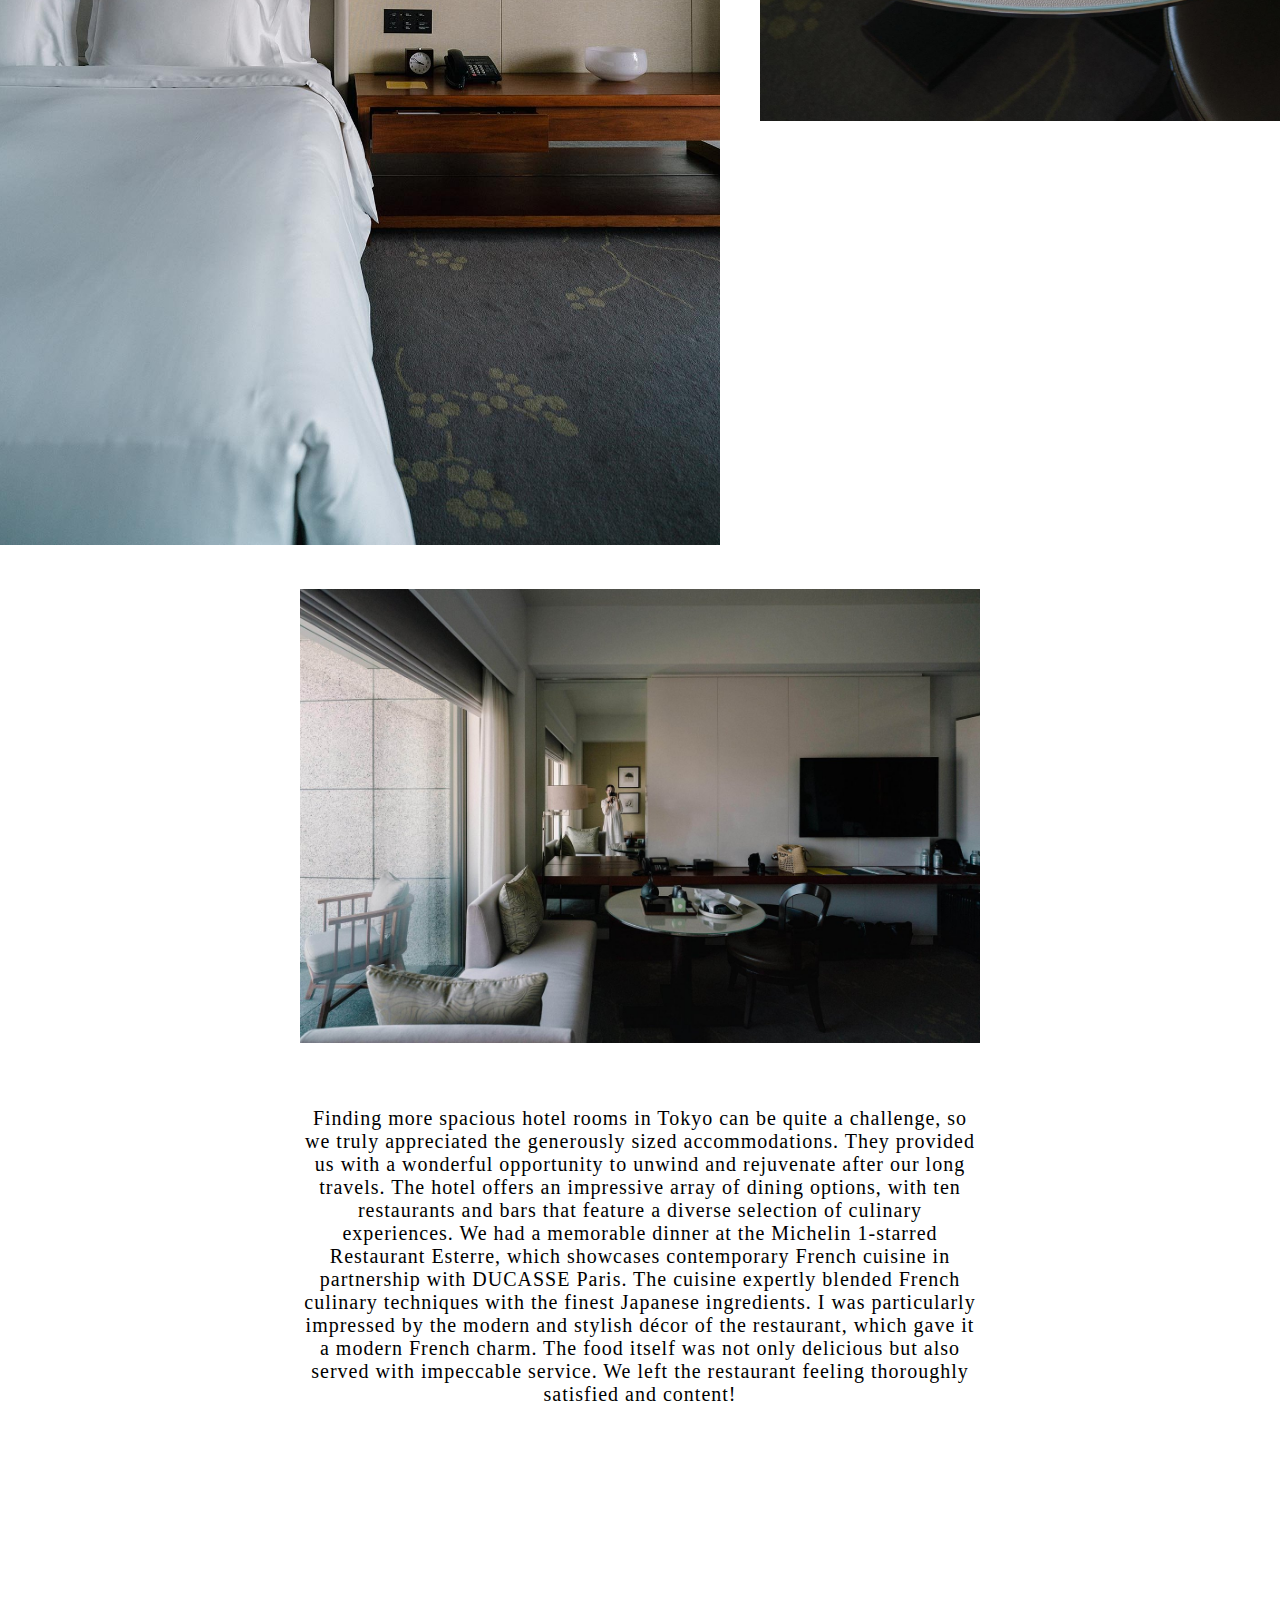
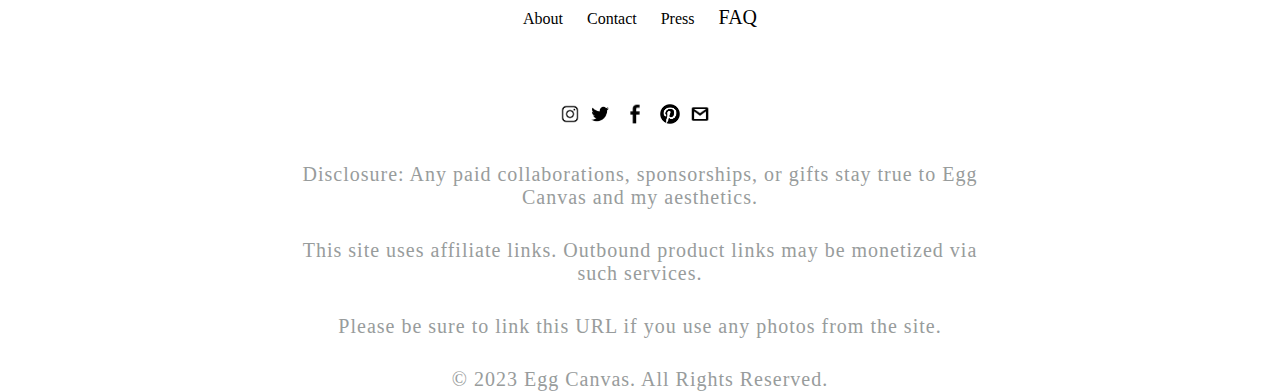
<file: page1.html>
<!DOCTYPE html>
<html lang="en">
<head>
    <meta charset="UTF-8">
    <meta name="viewport" content="width=device-width, initial-scale=1.0">
    <title>Document</title>
    <link rel="stylesheet" href="style.css">
</head>
<body>
    <div class="center">
        <div class="navbar">
            <a href="index.html"><img class="logo" src="img/eggcanvas-logo-2019.png" alt="logo"></a>
            <div class="links">
                <div class="dropdown">
                    <a href="#" class="text">Discover</a>
                    <div class="dropdown-content">
                        <a href="#">Latest</a>
                        <a href="#">Beauty</a>
                        <a href="#">Collaborations</a>
                        <a href="#">Fashion Week</a>
                        <a href="#">Food & Drinks</a>
                        <a href="#">Home</a>
                        <a href="#">NYC</a>
                        <a href="#">Travels</a>
                    </div>
                </div>
                <div class="dropdown">
                    <a href="#" class="text">Shop</a>
                    <div class="dropdown-content">
                        <a href="#">ShopMy</a>
                        <a href="https://www.shopltk.com/explore/eggcanvas" target="_blank">LTK</a>
                    </div>
                </div>
                <div class="dropdown">
                    <a href="#" class="text">NYC guide</a>
                    <div class="dropdown-content">
                        <a href="#">Stay</a>
                        <a href="#">Relax</a>
                        <a href="#">Eat</a>
                        <a href="#">Caffeinate</a>
                        <a href="#">Treats</a>
                        <a href="#">See</a>
                        <a href="#">Shop</a>
                    </div>
                </div>
                <div class="dropdown">
                    <a href="#" class="text">Erica</a>
                    <div class="dropdown-content">
                        <a href="#">About</a>
                        <a href="#">Contact</a>
                        <a href="#">Press</a>
                        <a href="#">FAQ</a>
                    </div>
                </div>
                <a href="https://www.instagram.com/eggcanvas/" target="_blank" class="media"><img class="img" src="img/insta.png" alt="insta"></a>
                <a href="https://twitter.com/eggcanvas" target="_blank" class="media"><img class="img" src="img/twitter.png" alt="twitter"></a>
                <a href="http://www.facebook.com/eggcanvas" target="_blank" class="media"><img class="facebook" src="img/facebook.png" alt="facebook"></a>
                <a href="http://pinterest.com/eggcanvas" target="_blank" class="media"><img class="img" src="img/pinterest.png" alt="pinterest"></a>
                <a href="eggcanvas@gmail.com" target="_blank" class="media"><img class="img" src="img/email.png" alt="email"></a>
            </div>   
        </div>
        <center class="title"><h1>Palace Hotel Tokyo</h1></center>
        <div class="p">    
            <div class="p1">
                <img class="d1" src="img/p1.jpg" alt="gg">
                <img class="d1" src="img/p2.jpg" alt="gg">
            </div>
            <div class="p2">
                <p class="paragraph">We dedicated the majority of our recent summer to Asia. After our two-and-a-half-month stay in Seoul,
                     we headed to Japan for business meetings related to Superegg. The first week of August coincided 
                     with a national holiday in Japan, affording us the opportunity to indulge in a personal vacation – 
                     highlights included visits to Naoshima, Nagoya, and Kyoto! We eventually made our way to our ultimate destination: Tokyo. Among the exceptional accommodations we experienced was the Palace Hotel Tokyo, an esteemed member of The Leading Hotels of The World.</p>
                <img class="d" src="img/p3.jpg" alt="uu">
            </div>
        </div>
        <center><p class="paragraph" style="margin-top: 60px;">Nestled in the prestigious Marunouchi district, this distinguished establishment is well-regarded 
            for its excellent service, luxurious accommodations, and breathtaking vistas of Tokyo's iconic landmarks, 
            including the Imperial Palace Gardens, Tokyo Tower, and the city skyline. Its central location provides 
            convenience for exploring renowned attractions like the Imperial Palace, Tokyo Station, and the upscale 
            shopping district of Ginza.
            Although the current iteration of the hotel debuted in 2012, it has a rich history dating back to 1961 when 
            the original Palace Hotel Tokyo opened its doors. The present-day establishment represents a modern 
            reconstruction of the original, preserving a cherished sense of tradition and sophistication. Within its 
            confines, guests are treated to an array of premium guest rooms and suites thoughtfully crafted to blend 
            contemporary Japanese aesthetics and modern amenities. Many of these rooms offer panoramic views of Tokyo 
            and are equipped with high-end furnishings and technology.</p></center>
        <div class="p">    
            <div class="p1">
                <img class="d2" src="img/p4.jpg" alt="gg">
            </div>
            <div class="p2">
                <img class="d3" src="img/p5.jpg" alt="uu">
            </div>
        </div>
        <img class="m" src="img/p6.jpg" alt="a">
        <center><p class="paragraph" style="margin-top: 60px;">Finding more spacious hotel rooms in Tokyo can be quite a 
            challenge, so we truly appreciated the generously sized accommodations. They provided us with a wonderful 
            opportunity to unwind and rejuvenate after our long travels.
            The hotel offers an impressive array of dining options, with ten restaurants and bars that feature a diverse 
            selection of culinary experiences. We had a memorable dinner at the Michelin 1-starred Restaurant Esterre, 
            which showcases contemporary French cuisine in partnership with DUCASSE Paris. The cuisine expertly blended 
            French culinary techniques with the finest Japanese ingredients. I was particularly impressed by the modern 
            and stylish décor of the restaurant, which gave it a modern French charm. The food itself was not only 
            delicious but also served with impeccable service. We left the restaurant feeling thoroughly satisfied and 
            content!</p></center>
            <center>
                <div style="margin-top: 200px;">
                    <a href="#" class="text">About</a>
                    <a href="#" class="text">Contact</a>
                    <a href="#" class="text">Press</a>
                    <a href="#" class="texta">FAQ</a>
                </div>
                <div class="links1">
                    <a href="https://www.instagram.com/eggcanvas/" target="_blank" class="media"><img class="img"
                            src="img/insta.png" alt="insta"></a>
                    <a href="https://twitter.com/eggcanvas" target="_blank" class="media"><img class="img"
                            src="img/twitter.png" alt="twitter"></a>
                    <a href="http://www.facebook.com/eggcanvas" target="_blank" class="media"><img class="facebook"
                            src="img/facebook.png" alt="facebook"></a>
                    <a href="http://pinterest.com/eggcanvas" target="_blank" class="media"><img class="img"
                            src="img/pinterest.png" alt="pinterest"></a>
                    <a href="eggcanvas@gmail.com" target="_blank" class="media"><img class="img" src="img/email.png"
                            alt="email"></a>
                </div>
            </center>
            <center>
                <h2 class="information">Disclosure: Any paid collaborations, sponsorships, or gifts stay true to Egg Canvas
                    and my aesthetics.</h2>
            </center>
            <center>
                <h2 class="information">This site uses affiliate links. Outbound product links may be monetized via such
                    services.</h2>
            </center>
            <center>
                <h2 class="information">Please be sure to link this URL if you use any photos from the site.</h2>
            </center>
            <center>
                <h2 class="information">© 2023 Egg Canvas. All Rights Reserved.</h2>
            </center>
    </div>
    
    
    
</body>
</html>
</file>
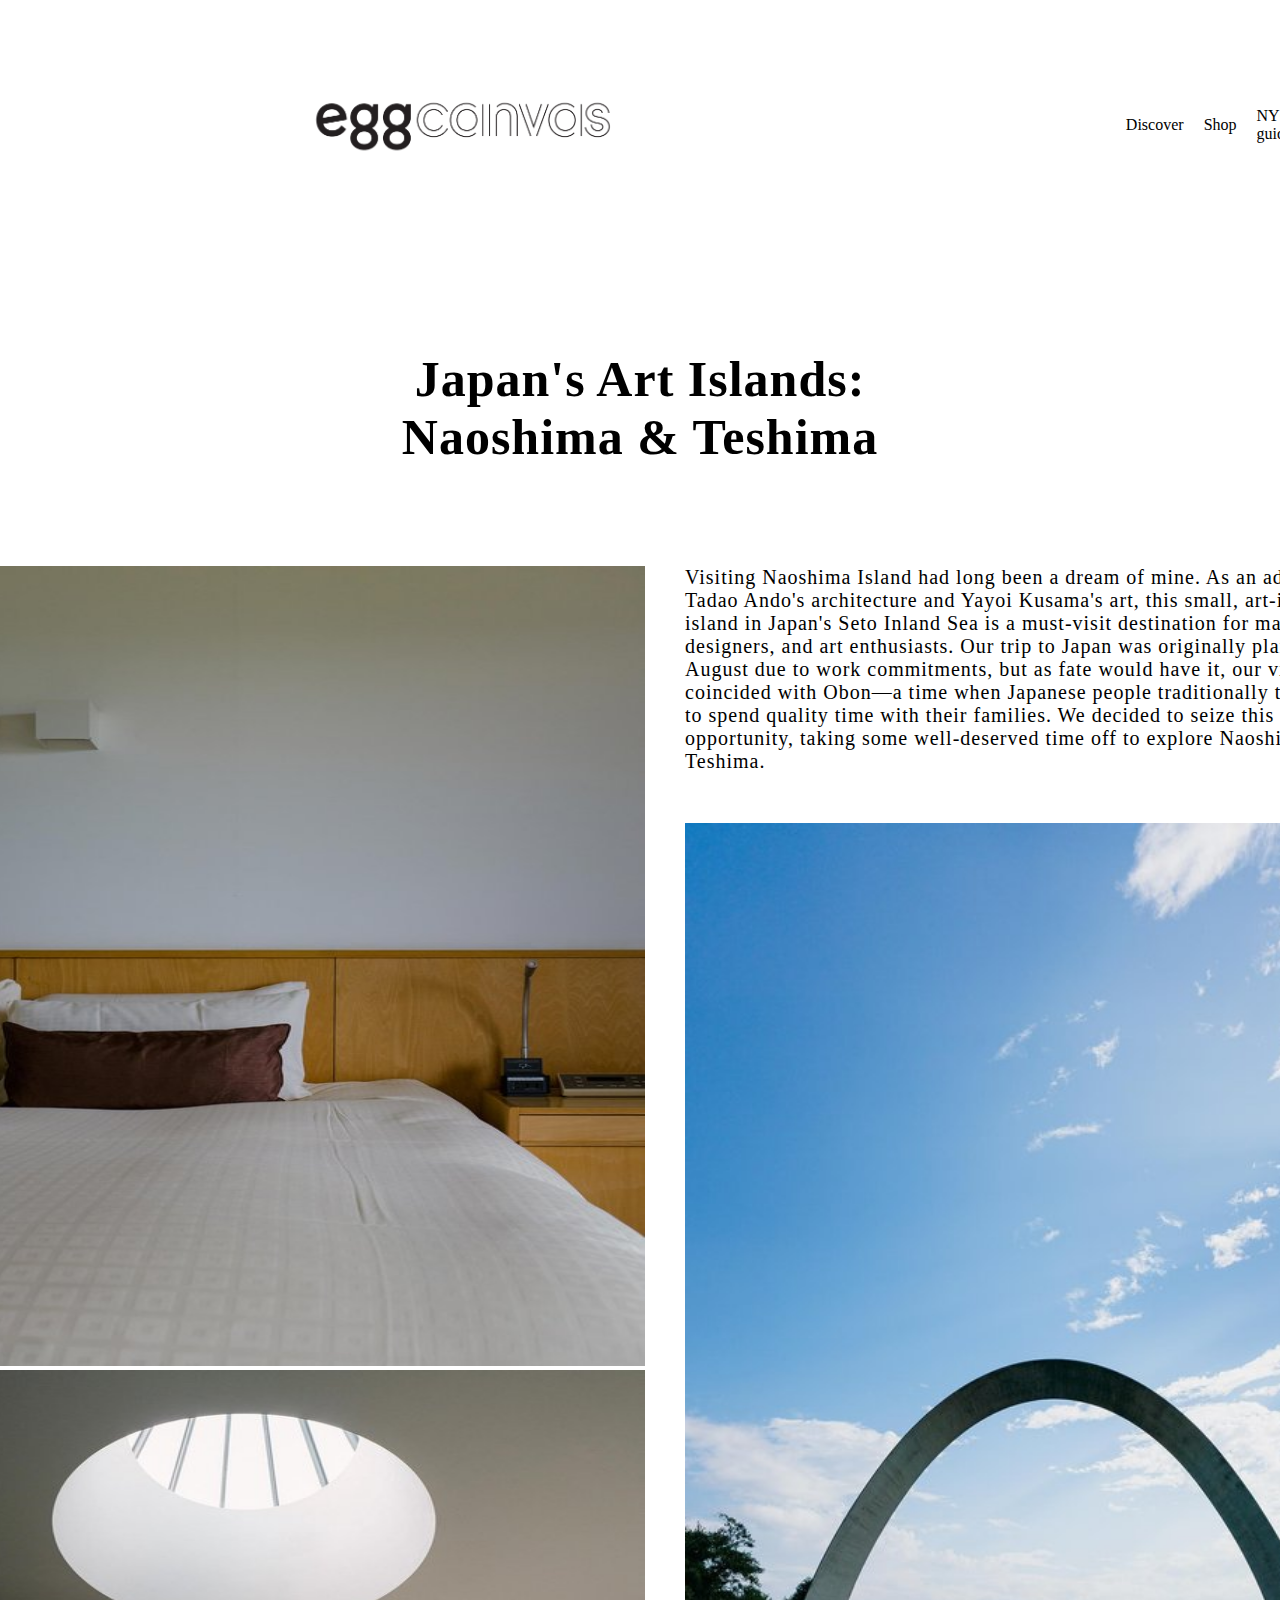
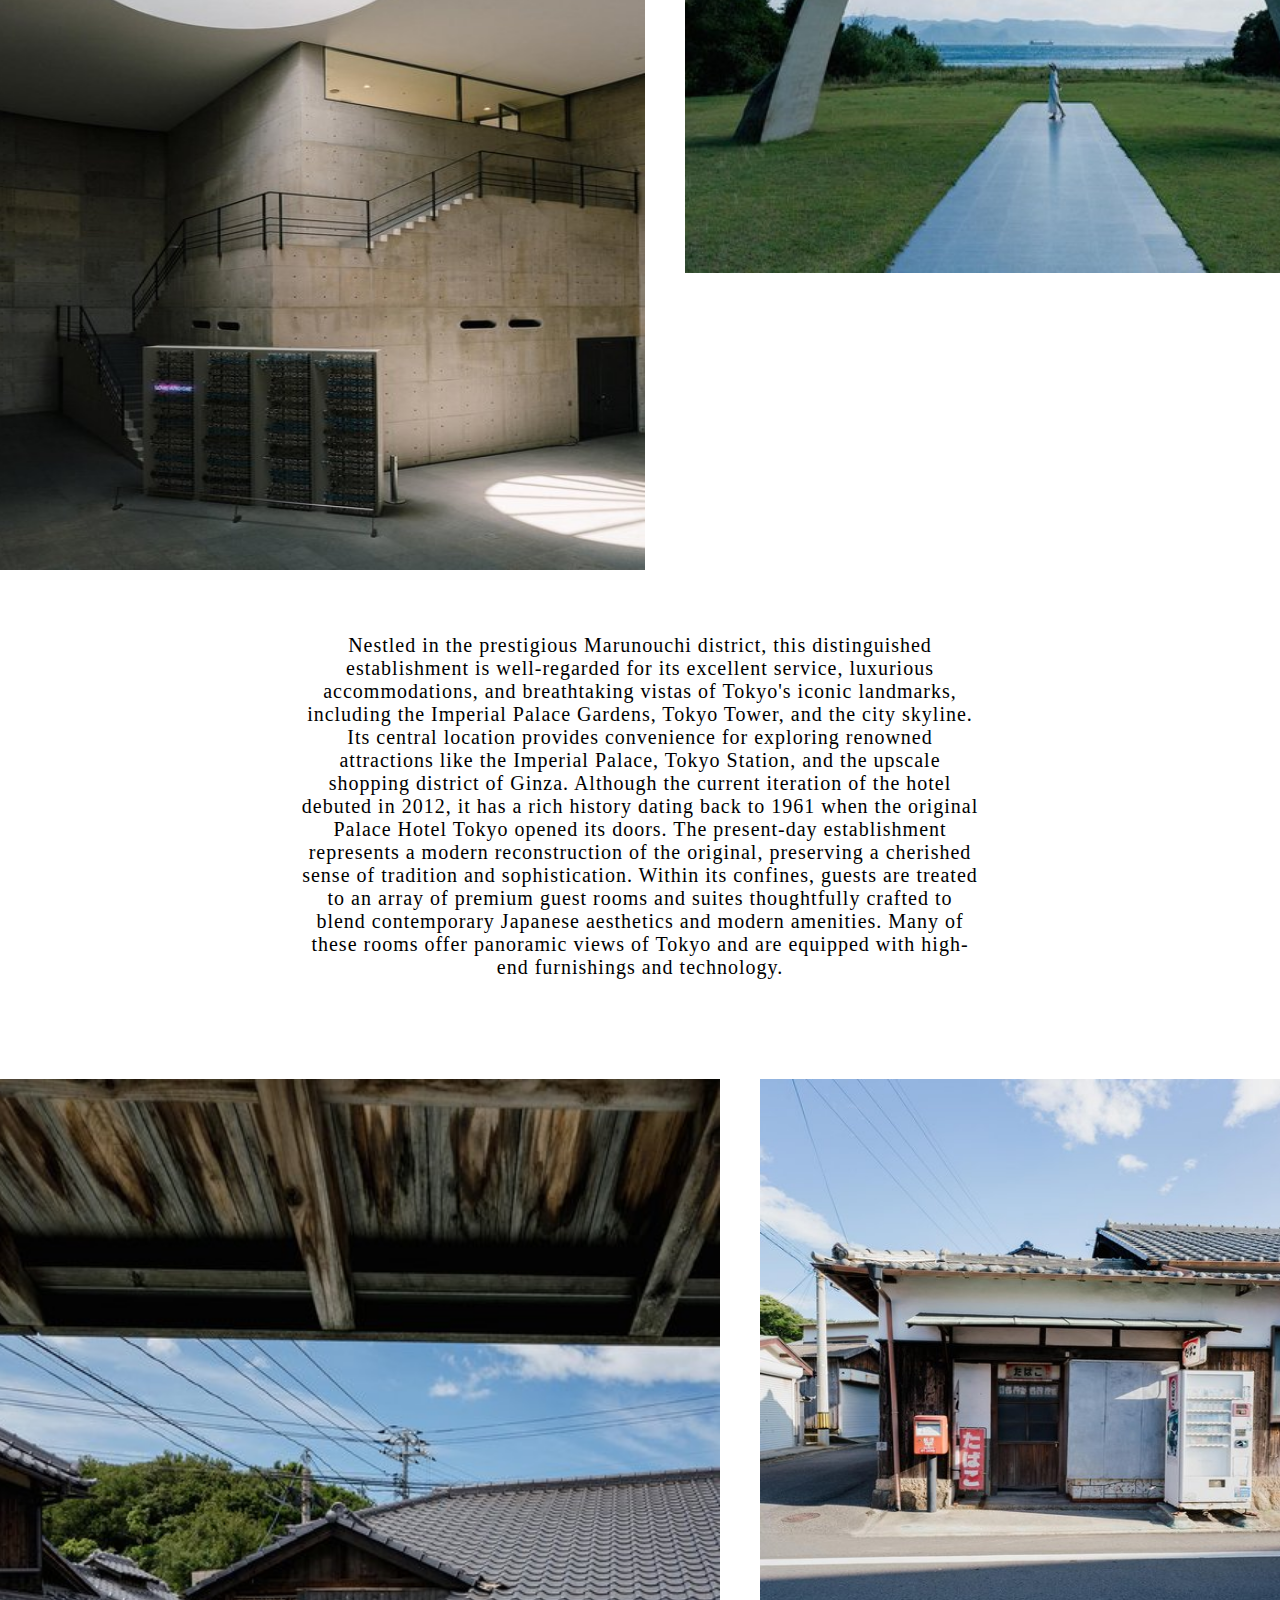
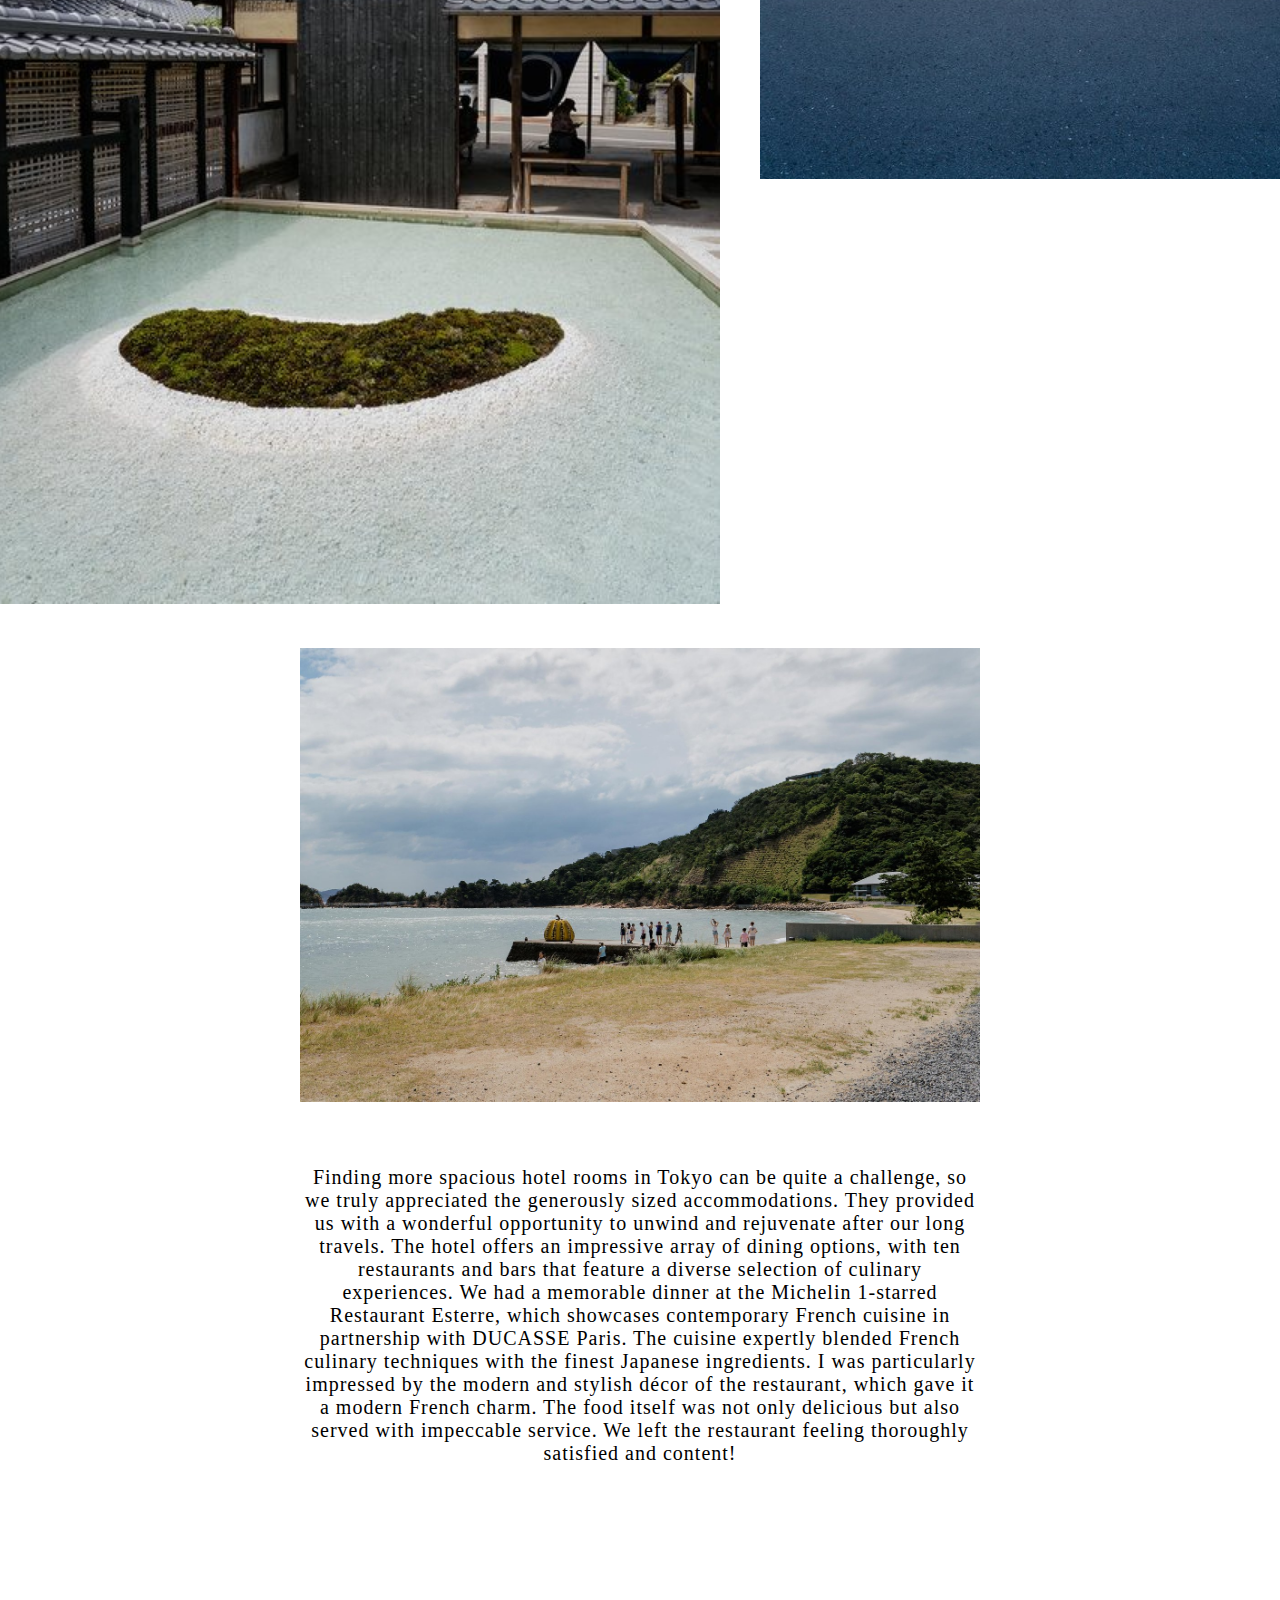
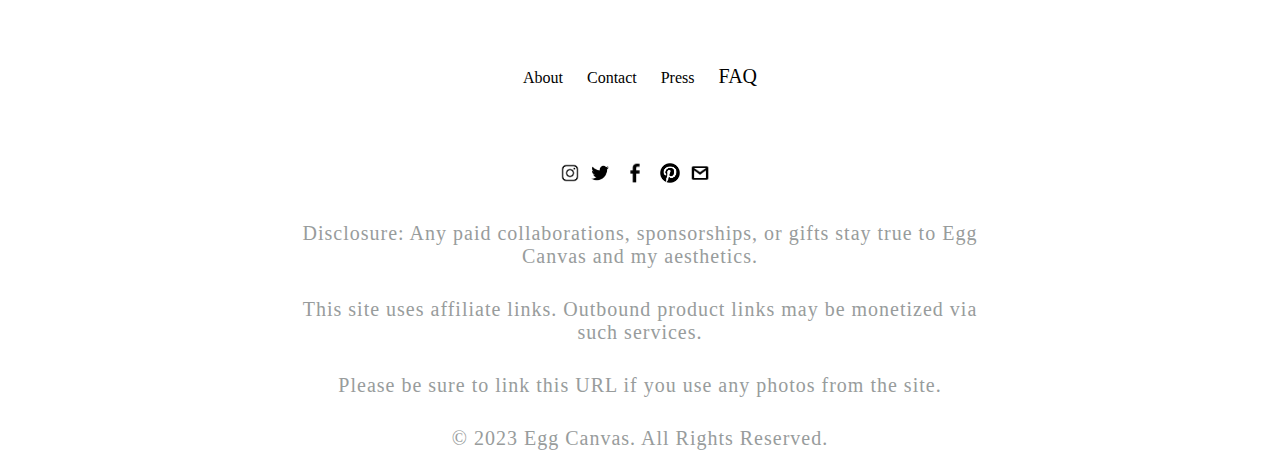
<file: page2.html>
<!DOCTYPE html>
<html lang="en">
<head>
    <meta charset="UTF-8">
    <meta name="viewport" content="width=device-width, initial-scale=1.0">
    <title>Document</title>
    <link rel="stylesheet" href="style.css">
</head>
<body>
    <div class="center">
        <div class="navbar">
            <a href="index.html"><img class="logo" src="img/eggcanvas-logo-2019.png" alt="logo"></a>
            <div class="links">
                <div class="dropdown">
                    <a href="#" class="text">Discover</a>
                    <div class="dropdown-content">
                        <a href="#">Latest</a>
                        <a href="#">Beauty</a>
                        <a href="#">Collaborations</a>
                        <a href="#">Fashion Week</a>
                        <a href="#">Food & Drinks</a>
                        <a href="#">Home</a>
                        <a href="#">NYC</a>
                        <a href="#">Travels</a>
                    </div>
                </div>
                <div class="dropdown">
                    <a href="#" class="text">Shop</a>
                    <div class="dropdown-content">
                        <a href="#">ShopMy</a>
                        <a href="https://www.shopltk.com/explore/eggcanvas" target="_blank">LTK</a>
                    </div>
                </div>
                <div class="dropdown">
                    <a href="#" class="text">NYC guide</a>
                    <div class="dropdown-content">
                        <a href="#">Stay</a>
                        <a href="#">Relax</a>
                        <a href="#">Eat</a>
                        <a href="#">Caffeinate</a>
                        <a href="#">Treats</a>
                        <a href="#">See</a>
                        <a href="#">Shop</a>
                    </div>
                </div>
                <div class="dropdown">
                    <a href="#" class="text">Erica</a>
                    <div class="dropdown-content">
                        <a href="#">About</a>
                        <a href="#">Contact</a>
                        <a href="#">Press</a>
                        <a href="#">FAQ</a>
                    </div>
                </div>
                <a href="https://www.instagram.com/eggcanvas/" target="_blank" class="media"><img class="img" src="img/insta.png" alt="insta"></a>
                <a href="https://twitter.com/eggcanvas" target="_blank" class="media"><img class="img" src="img/twitter.png" alt="twitter"></a>
                <a href="http://www.facebook.com/eggcanvas" target="_blank" class="media"><img class="facebook" src="img/facebook.png" alt="facebook"></a>
                <a href="http://pinterest.com/eggcanvas" target="_blank" class="media"><img class="img" src="img/pinterest.png" alt="pinterest"></a>
                <a href="eggcanvas@gmail.com" target="_blank" class="media"><img class="img" src="img/email.png" alt="email"></a>
            </div>   
        </div>
        <center class="title"><h1>Japan's Art Islands: Naoshima & Teshima</h1></center>
        <div class="p">    
            <div class="p1">
                <img class="d1" src="img/a2.jpg" alt="gg">
                <img class="d1" src="img/a3.jpg" alt="gg">
            </div>
            <div class="p2">
                <p class="paragraph">Visiting Naoshima Island had long been a dream of mine. As an admirer of Tadao 
                    Ando's architecture and Yayoi Kusama's art, this small, art-infused island in Japan's Seto Inland
                     Sea is a must-visit destination for many artists, designers, and art enthusiasts. Our trip to Japan 
                     was originally planned for August due to work commitments, but as fate would have it, our visit 
                     coincided with Obon—a time when Japanese people traditionally take a break to spend quality time 
                     with their families. We decided to seize this opportunity, taking some well-deserved time off to 
                     explore Naoshima and Teshima.</p>
                <img class="d" src="img/a4.jpg" alt="uu">
            </div>
        </div>
        <center><p class="paragraph" style="margin-top: 60px;">Nestled in the prestigious Marunouchi district, this distinguished establishment is well-regarded 
            for its excellent service, luxurious accommodations, and breathtaking vistas of Tokyo's iconic landmarks, 
            including the Imperial Palace Gardens, Tokyo Tower, and the city skyline. Its central location provides 
            convenience for exploring renowned attractions like the Imperial Palace, Tokyo Station, and the upscale 
            shopping district of Ginza.
            Although the current iteration of the hotel debuted in 2012, it has a rich history dating back to 1961 when 
            the original Palace Hotel Tokyo opened its doors. The present-day establishment represents a modern 
            reconstruction of the original, preserving a cherished sense of tradition and sophistication. Within its 
            confines, guests are treated to an array of premium guest rooms and suites thoughtfully crafted to blend 
            contemporary Japanese aesthetics and modern amenities. Many of these rooms offer panoramic views of Tokyo 
            and are equipped with high-end furnishings and technology.</p></center>
        <div class="p">    
            <div class="p1">
                <img class="d2" src="img/a6.jpg" alt="gg">
            </div>
            <div class="p2">
                <img class="d3" src="img/a5.jpg" alt="uu">
            </div>
        </div>
        <img class="m" src="img/a1.jpg" alt="a">
        <center><p class="paragraph" style="margin-top: 60px;">Finding more spacious hotel rooms in Tokyo can be quite a 
            challenge, so we truly appreciated the generously sized accommodations. They provided us with a wonderful 
            opportunity to unwind and rejuvenate after our long travels.
            The hotel offers an impressive array of dining options, with ten restaurants and bars that feature a diverse 
            selection of culinary experiences. We had a memorable dinner at the Michelin 1-starred Restaurant Esterre, 
            which showcases contemporary French cuisine in partnership with DUCASSE Paris. The cuisine expertly blended 
            French culinary techniques with the finest Japanese ingredients. I was particularly impressed by the modern 
            and stylish décor of the restaurant, which gave it a modern French charm. The food itself was not only 
            delicious but also served with impeccable service. We left the restaurant feeling thoroughly satisfied and 
            content!</p></center>
            <center>
                <div style="margin-top: 200px;">
                    <a href="#" class="text">About</a>
                    <a href="#" class="text">Contact</a>
                    <a href="#" class="text">Press</a>
                    <a href="#" class="texta">FAQ</a>
                </div>
                <div class="links1">
                    <a href="https://www.instagram.com/eggcanvas/" target="_blank" class="media"><img class="img"
                            src="img/insta.png" alt="insta"></a>
                    <a href="https://twitter.com/eggcanvas" target="_blank" class="media"><img class="img"
                            src="img/twitter.png" alt="twitter"></a>
                    <a href="http://www.facebook.com/eggcanvas" target="_blank" class="media"><img class="facebook"
                            src="img/facebook.png" alt="facebook"></a>
                    <a href="http://pinterest.com/eggcanvas" target="_blank" class="media"><img class="img"
                            src="img/pinterest.png" alt="pinterest"></a>
                    <a href="eggcanvas@gmail.com" target="_blank" class="media"><img class="img" src="img/email.png"
                            alt="email"></a>
                </div>
            </center>
            <center>
                <h2 class="information">Disclosure: Any paid collaborations, sponsorships, or gifts stay true to Egg Canvas
                    and my aesthetics.</h2>
            </center>
            <center>
                <h2 class="information">This site uses affiliate links. Outbound product links may be monetized via such
                    services.</h2>
            </center>
            <center>
                <h2 class="information">Please be sure to link this URL if you use any photos from the site.</h2>
            </center>
            <center>
                <h2 class="information">© 2023 Egg Canvas. All Rights Reserved.</h2>
            </center>
    </div>
    
    
    
</body>
</html>
</file>
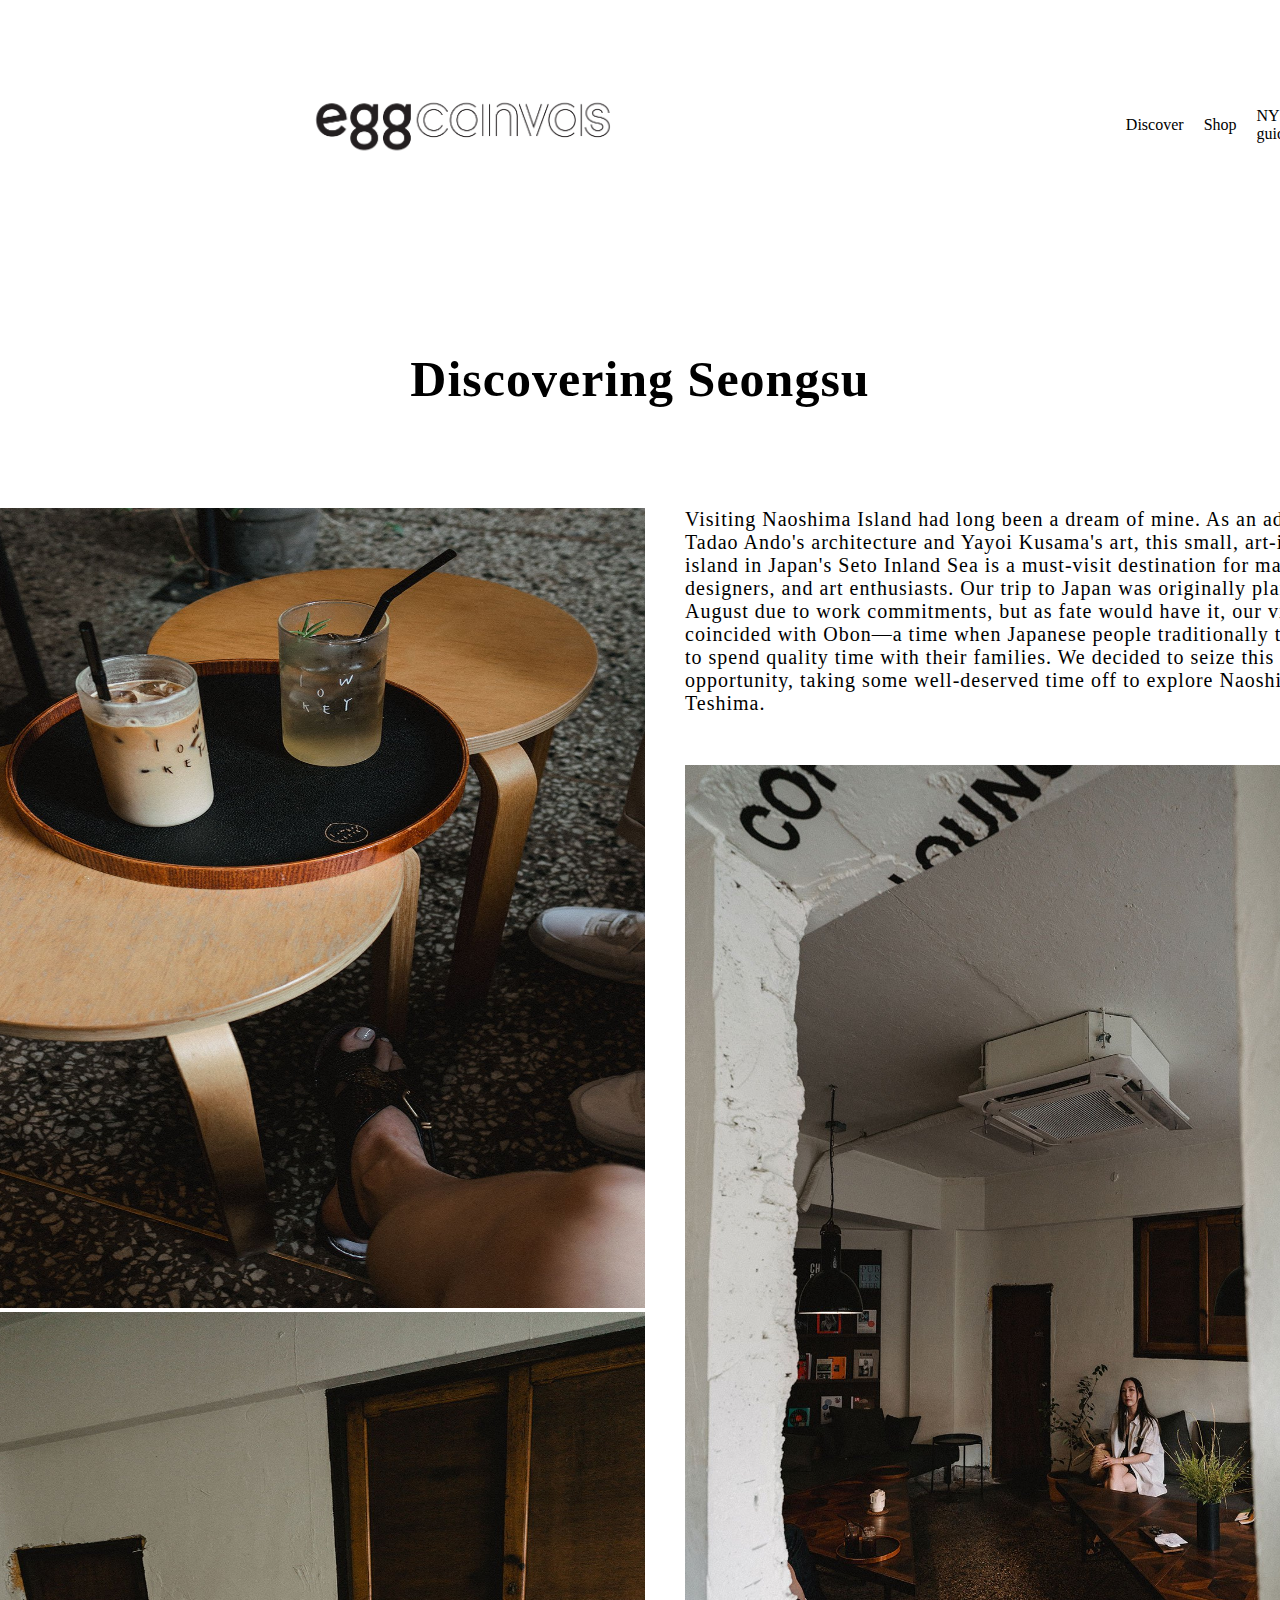
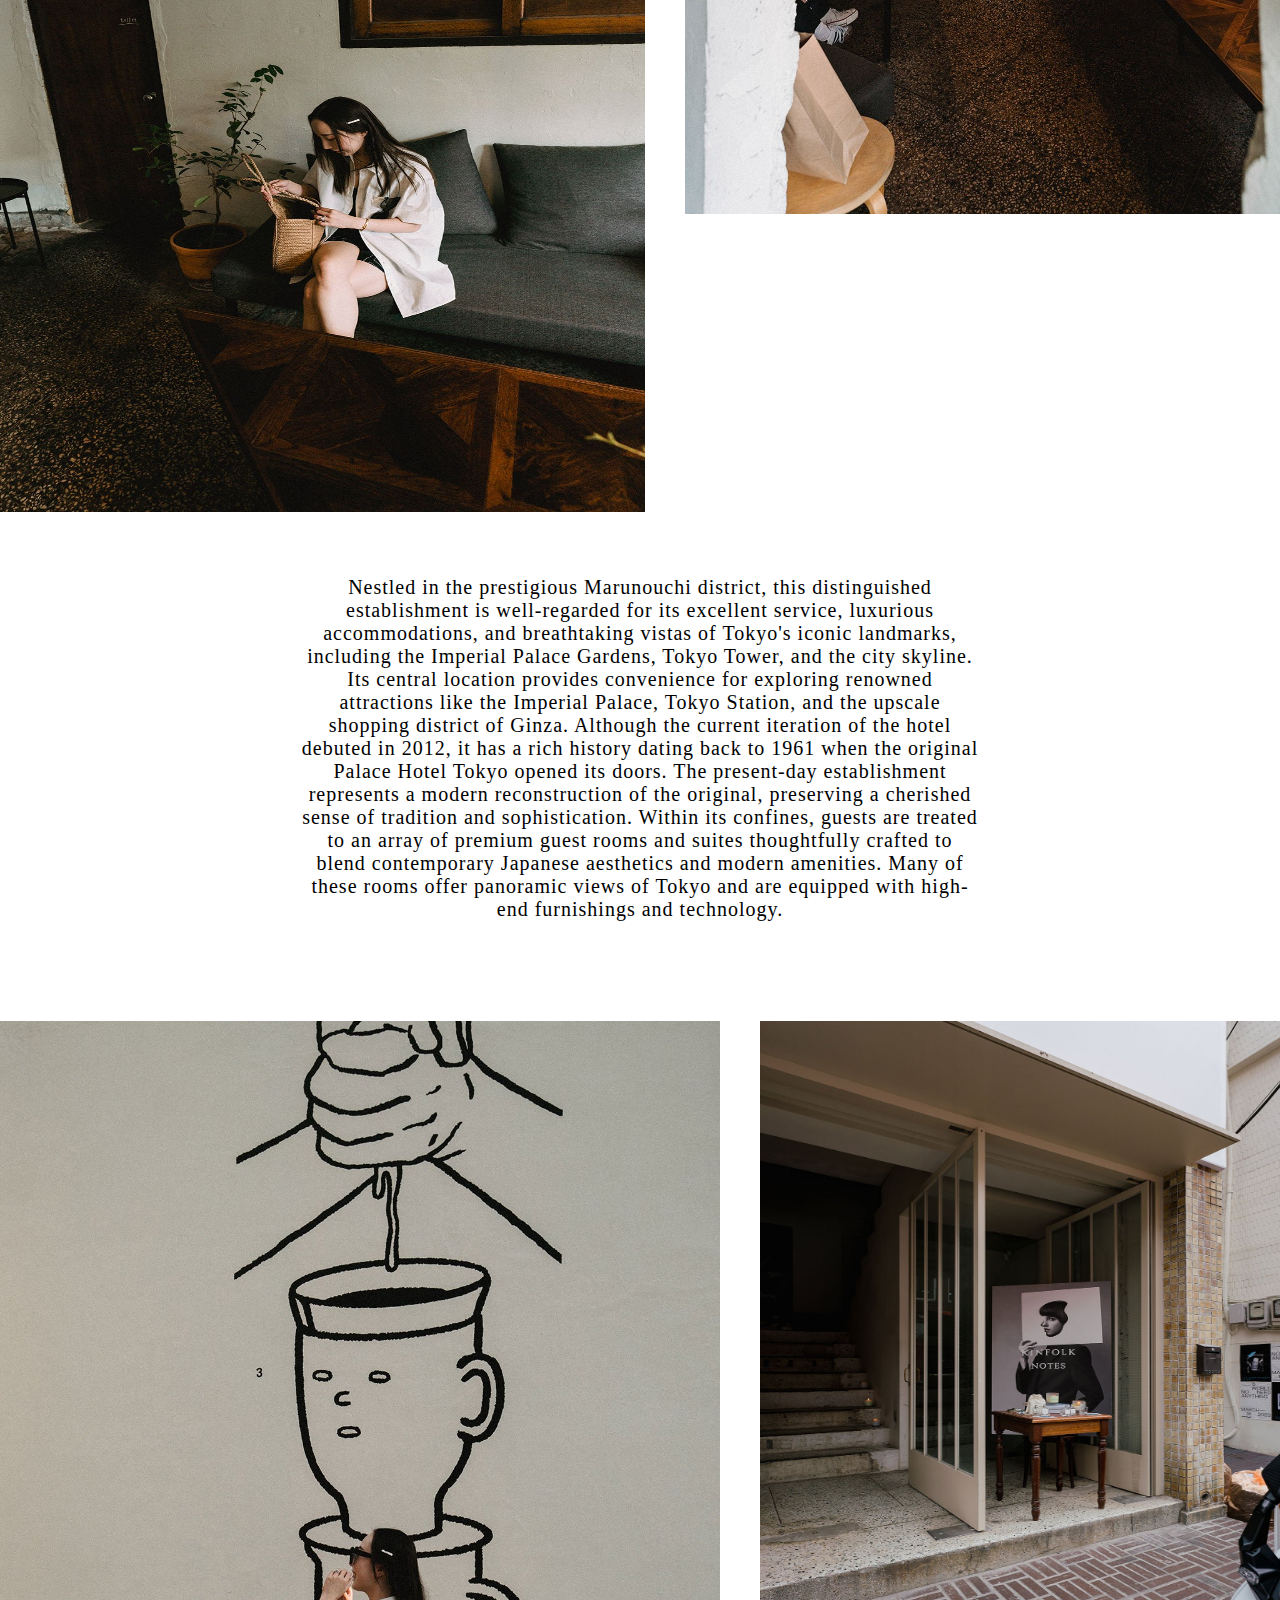
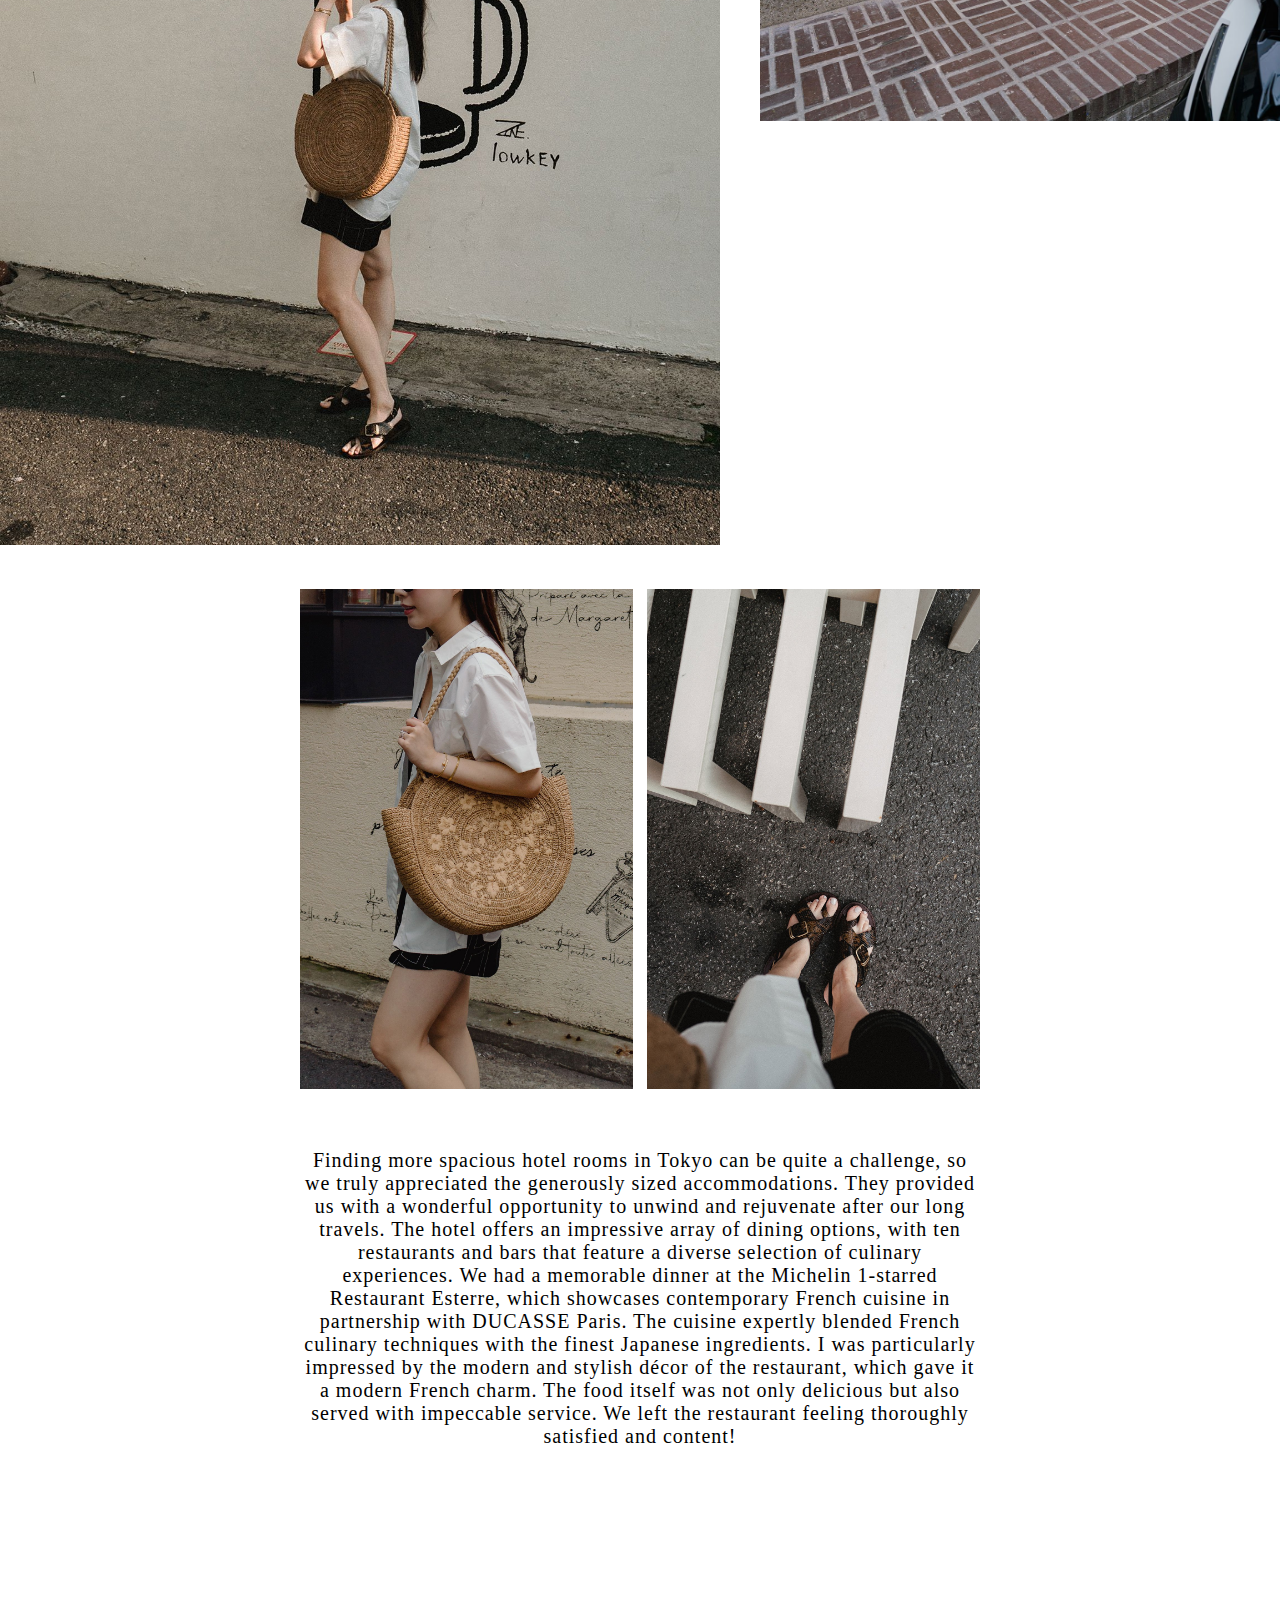
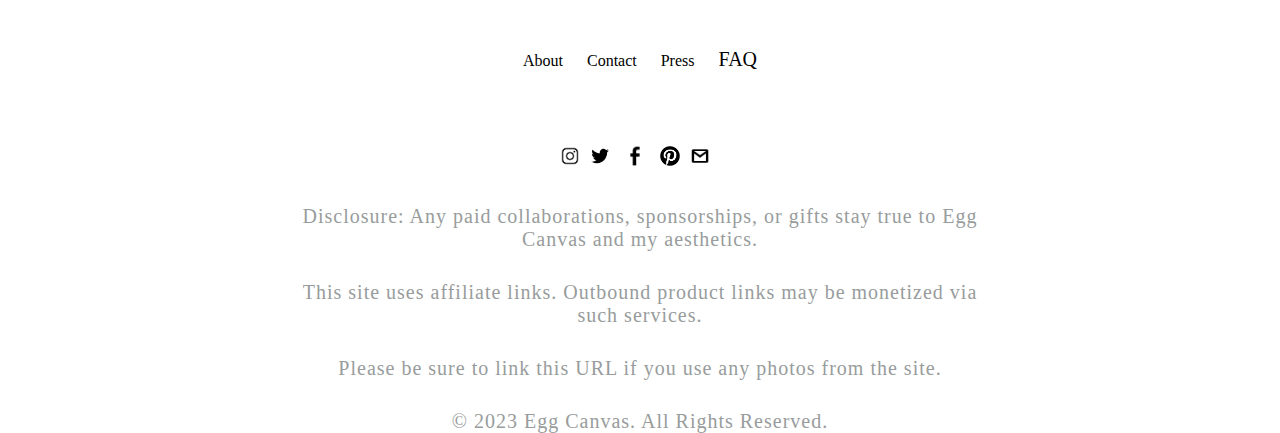
<file: page3.html>
<!DOCTYPE html>
<html lang="en">
<head>
    <meta charset="UTF-8">
    <meta name="viewport" content="width=device-width, initial-scale=1.0">
    <title>Document</title>
    <link rel="stylesheet" href="style.css">
</head>
<body>
    <div class="center">
        <div class="navbar">
            <a href="index.html"><img class="logo" src="img/eggcanvas-logo-2019.png" alt="logo"></a>
            <div class="links">
                <div class="dropdown">
                    <a href="#" class="text">Discover</a>
                    <div class="dropdown-content">
                        <a href="#">Latest</a>
                        <a href="#">Beauty</a>
                        <a href="#">Collaborations</a>
                        <a href="#">Fashion Week</a>
                        <a href="#">Food & Drinks</a>
                        <a href="#">Home</a>
                        <a href="#">NYC</a>
                        <a href="#">Travels</a>
                    </div>
                </div>
                <div class="dropdown">
                    <a href="#" class="text">Shop</a>
                    <div class="dropdown-content">
                        <a href="#">ShopMy</a>
                        <a href="https://www.shopltk.com/explore/eggcanvas" target="_blank">LTK</a>
                    </div>
                </div>
                <div class="dropdown">
                    <a href="#" class="text">NYC guide</a>
                    <div class="dropdown-content">
                        <a href="#">Stay</a>
                        <a href="#">Relax</a>
                        <a href="#">Eat</a>
                        <a href="#">Caffeinate</a>
                        <a href="#">Treats</a>
                        <a href="#">See</a>
                        <a href="#">Shop</a>
                    </div>
                </div>
                <div class="dropdown">
                    <a href="#" class="text">Erica</a>
                    <div class="dropdown-content">
                        <a href="#">About</a>
                        <a href="#">Contact</a>
                        <a href="#">Press</a>
                        <a href="#">FAQ</a>
                    </div>
                </div>
                <a href="https://www.instagram.com/eggcanvas/" target="_blank" class="media"><img class="img" src="img/insta.png" alt="insta"></a>
                <a href="https://twitter.com/eggcanvas" target="_blank" class="media"><img class="img" src="img/twitter.png" alt="twitter"></a>
                <a href="http://www.facebook.com/eggcanvas" target="_blank" class="media"><img class="facebook" src="img/facebook.png" alt="facebook"></a>
                <a href="http://pinterest.com/eggcanvas" target="_blank" class="media"><img class="img" src="img/pinterest.png" alt="pinterest"></a>
                <a href="eggcanvas@gmail.com" target="_blank" class="media"><img class="img" src="img/email.png" alt="email"></a>
            </div>   
        </div>
        <center class="title"><h1>Discovering Seongsu</h1></center>
        <div class="p">    
            <div class="p1">
                <img class="d1" src="img/b1.jpg" alt="gg">
                <img class="d1" src="img/b2.jpg" alt="gg">
            </div>
            <div class="p2">
                <p class="paragraph">Visiting Naoshima Island had long been a dream of mine. As an admirer of Tadao 
                    Ando's architecture and Yayoi Kusama's art, this small, art-infused island in Japan's Seto Inland
                     Sea is a must-visit destination for many artists, designers, and art enthusiasts. Our trip to Japan 
                     was originally planned for August due to work commitments, but as fate would have it, our visit 
                     coincided with Obon—a time when Japanese people traditionally take a break to spend quality time 
                     with their families. We decided to seize this opportunity, taking some well-deserved time off to 
                     explore Naoshima and Teshima.</p>
                <img class="d" src="img/b3.jpg" alt="uu">
            </div>
        </div>
        <center><p class="paragraph" style="margin-top: 60px;">Nestled in the prestigious Marunouchi district, this distinguished establishment is well-regarded 
            for its excellent service, luxurious accommodations, and breathtaking vistas of Tokyo's iconic landmarks, 
            including the Imperial Palace Gardens, Tokyo Tower, and the city skyline. Its central location provides 
            convenience for exploring renowned attractions like the Imperial Palace, Tokyo Station, and the upscale 
            shopping district of Ginza.
            Although the current iteration of the hotel debuted in 2012, it has a rich history dating back to 1961 when 
            the original Palace Hotel Tokyo opened its doors. The present-day establishment represents a modern 
            reconstruction of the original, preserving a cherished sense of tradition and sophistication. Within its 
            confines, guests are treated to an array of premium guest rooms and suites thoughtfully crafted to blend 
            contemporary Japanese aesthetics and modern amenities. Many of these rooms offer panoramic views of Tokyo 
            and are equipped with high-end furnishings and technology.</p></center>
        <div class="p">    
            <div class="p1">
                <img class="d2" src="img/b4.jpg" alt="gg">
            </div>
            <div class="p2">
                <img class="d3" src="img/b5.jpg" alt="uu">
            </div>
        </div>
        <div class="o">
            <img style="width: 49%;" src="img/b61.jpg" alt="ll">
            <img style="width: 49%;" src="img/b62.jpg" alt="ff">
        </div>
        
        <center><p class="paragraph" style="margin-top: 60px;">Finding more spacious hotel rooms in Tokyo can be quite a 
            challenge, so we truly appreciated the generously sized accommodations. They provided us with a wonderful 
            opportunity to unwind and rejuvenate after our long travels.
            The hotel offers an impressive array of dining options, with ten restaurants and bars that feature a diverse 
            selection of culinary experiences. We had a memorable dinner at the Michelin 1-starred Restaurant Esterre, 
            which showcases contemporary French cuisine in partnership with DUCASSE Paris. The cuisine expertly blended 
            French culinary techniques with the finest Japanese ingredients. I was particularly impressed by the modern 
            and stylish décor of the restaurant, which gave it a modern French charm. The food itself was not only 
            delicious but also served with impeccable service. We left the restaurant feeling thoroughly satisfied and 
            content!</p></center>
            <center>
                <div style="margin-top: 200px;">
                    <a href="#" class="text">About</a>
                    <a href="#" class="text">Contact</a>
                    <a href="#" class="text">Press</a>
                    <a href="#" class="texta">FAQ</a>
                </div>
                <div class="links1">
                    <a href="https://www.instagram.com/eggcanvas/" target="_blank" class="media"><img class="img"
                            src="img/insta.png" alt="insta"></a>
                    <a href="https://twitter.com/eggcanvas" target="_blank" class="media"><img class="img"
                            src="img/twitter.png" alt="twitter"></a>
                    <a href="http://www.facebook.com/eggcanvas" target="_blank" class="media"><img class="facebook"
                            src="img/facebook.png" alt="facebook"></a>
                    <a href="http://pinterest.com/eggcanvas" target="_blank" class="media"><img class="img"
                            src="img/pinterest.png" alt="pinterest"></a>
                    <a href="eggcanvas@gmail.com" target="_blank" class="media"><img class="img" src="img/email.png"
                            alt="email"></a>
                </div>
            </center>
            <center>
                <h2 class="information">Disclosure: Any paid collaborations, sponsorships, or gifts stay true to Egg Canvas
                    and my aesthetics.</h2>
            </center>
            <center>
                <h2 class="information">This site uses affiliate links. Outbound product links may be monetized via such
                    services.</h2>
            </center>
            <center>
                <h2 class="information">Please be sure to link this URL if you use any photos from the site.</h2>
            </center>
            <center>
                <h2 class="information">© 2023 Egg Canvas. All Rights Reserved.</h2>
            </center>
    </div>
    
    
    
</body>
</html>
</file>
<file: style.css>
*{
    margin: 0;
    padding: 0;
}
.logo {
    height: 70px;
}
.img {
    height: 20px;
}
.facebook {
    height: 30px;
}
.navbar {
    display: flex;
    align-items: center;
    height: 250px;
    background-color: rgb(255, 255, 255);
}
.dropdown {
    position: relative;
    display: inline-block;
}
.dropdown-content {
    display: none;
    position: absolute;
    background-color: #f9f9f9;
    min-width: 160px;
    box-shadow: 0px 8px 16px 0px rgba(0,0,0,0.2);
    z-index: 1;
}
.dropdown-content a {
    color: black;
    padding: 12px 16px;
    text-decoration: none;
    display: block;
}
  
.dropdown-content a:hover {
    background-color: #f1f1f1
}
  
.dropdown:hover .dropdown-content {
    display: block;
}
  
.dropdown:hover .dropbtn {
    background-color: #3e8e41;
}





.links {
    display: flex;
    align-items: center;
    margin-left: 500px;
}
.center{
    margin-left: 300px;
    margin-right: 300px;
    background-color: rgb(255, 255, 255);
}
@import url('https://fonts.googleapis.com/css2?family=Cormorant+Garamond:wght@300&family=Dosis:wght@300&family=Open+Sans:wght@300&family=Quicksand:wght@300&family=Raleway:wght@100&display=swap');
.text {
    font-family: 'Dosis';
    margin-right: 20px;
}
a.text:visited, a.text:link {
    text-decoration: none;
    color: black;
}
a.text:hover, a.text:active {
    text-decoration: none;
    color: rgb(141, 136, 136);
}
.media {
    margin-right: 10px;
}
.boxes {
    display: flex;
    flex-wrap: wrap;
    justify-content: space-between;
}
.content {
    width: 240px;
    background-color: rgb(255, 255, 255);
    margin-top: 40px; 
    text-decoration: none;
}
.photo {
    height: 240px;
    width: 240px;
}
.h2 {
    color: grey !important;
    font-size: 15px !important;
    font-family: 'Dosis';
    text-decoration: none;
}
.h1 {
    color: black !important;
    font-size: 25px !important;
    font-family: 'Dosis';
    text-decoration: none;
    letter-spacing: 1px;
    font-weight: 2;
}
.background {
    margin-top: 150px;
    height: 770px;
    background-image: url('img/image-asset.jpeg');
    background-repeat: no-repeat;
    background-size: cover;
    background-attachment: fixed;
    display: flex;
    flex-direction: column;
    justify-content: center;
}
.info {
    color: white;
    font-size: 25px;
    font-family: 'Dosis';
    letter-spacing: 1px;
    font-weight: 2;
    margin-top: 30px;

}
.info1 {
    color: white;
    font-size: 50px;
    font-family: 'Dosis';
    letter-spacing: 1px;
    font-weight: 2;
    margin-top: 30px;

}
.div5 {
    filter: none;
}
.button {
    background-color: transparent;
    border: 1px white solid;
    color: white;
    height: 70px;
    width: 150px;
    align-items: center;
    font-size: 20px;
    margin-top: 30px;
}
.text2 {
    display: flex;
    justify-content: space-between;   
    margin-top: 70px;
}
.text2 h2 {
    color: rgb(0, 0, 0);
    font-size: 22px;
    font-family: 'Dosis';
    letter-spacing: 1px;
    font-weight: 1;
}
a.nyc-link:visited, a.nyc-link:link {
    color: rgb(0, 0, 0);
    text-decoration: underline;
}
a.nyc-link:hover, a.nyc-link:active {
    color: rgb(192, 183, 183);
    text-decoration: underline;
}
.nyc-link {
    color: black;
    font-size: 20px;
    font-family: 'Segoe UI', Tahoma, Geneva, Verdana, sans-serif;
    letter-spacing: 3px;
    font-weight: 0;
    font-style: italic;
    margin-right: 170px;
}
.list {
    display: flex;
    justify-content: space-between;
    margin-top: 100px;
}
.mdiv {
    display: flex;
    margin-top: 30px;
    
}
.img1 {
    height: 200px;
    width: 200px;
}
.h21 {
    color: grey;
    font-size: 15px;
    font-family: 'Dosis';
    text-decoration: none;
    margin-left: 20px;
}
.h11 {
    color: black;
    font-size: 25px;
    font-family: 'Dosis';
    text-decoration: none;
    letter-spacing: 1px;
    font-weight: 2;
    margin-left: 20px;
}
a.nyc-link1:visited, a.nyc-link1:link {
    color: rgb(0, 0, 0);
    margin-top: 70px;
    text-decoration: underline;
}
a.nyc-link1:hover, a.nyc-link1:active {
    color: rgb(170, 168, 168);
    text-decoration: underline;
}
.nyc-link1 {
    font-size: 20px;
    font-family: 'Segoe UI', Tahoma, Geneva, Verdana, sans-serif;
    letter-spacing: 3px;
    font-weight: 0;
    font-style: italic;
    
}
.background1 {
    margin-top: 150px;
    height: 770px;
    background-image: url('img/pp.jpg');
    background-repeat: no-repeat;
    background-size: cover;
    background-attachment: fixed;
    display: flex;
    flex-direction: column;
    justify-content: center;
}
.info2 {
    color: white;
    font-size: 25px;
    font-family: 'Dosis';
    letter-spacing: 1px;
    font-weight: 2;
    margin-top: 30px;

}
.info3 {
    color: white;
    font-size: 50px;
    font-family: 'Dosis';
    letter-spacing: 1px;
    font-weight: 2;
    margin-top: 30px;

}
.size {
    color: black;
    font-size: 20px;
    font-family: 'Dosis';
    letter-spacing: 1px;
    font-weight: 1;
    margin-top: 30px;
}
.size1 {
    color: black;
    font-size: 15px;
    font-family: 'Dosis';
    letter-spacing: 1px;
    font-weight: 1;
    margin-top: 30px;
    margin-bottom: 30px;
}
.width {
    width: 570px;
}
.image {
    width: 570px;
    margin-top: 70px;
}
.readmore {
    color: black;
    font-size: 15px;
    font-family: 'Dosis';
    letter-spacing: 1px;
    font-weight: 1;
    margin-top: 20px;
}
a.readmore:visited, a.readmore:link {
    color: rgb(0, 0, 0);
    text-decoration: underline;
}
a.readmore:hover, a.readmore:active {
    color: rgb(170, 168, 168);
    text-decoration: underline;
}
.soustitre {
    color: black;
    font-size: 30px;
    font-family: 'Dosis';
    letter-spacing: 1px;
    font-weight: 1;
    margin-top: 50px;
    margin-bottom: 80px;
}
.hr {
    margin-top: 200px;
}
.instagram {
    color: black;
    font-size: 60px;
    font-family: 'Dosis';
    letter-spacing: 1px;
    font-weight: 1;
}
a.instagram:visited, a.instagram:link {
    color: rgb(0, 0, 0);
    text-decoration: none;
}
a.instagram:hover, a.instagram:active {
    color: rgb(170, 168, 168);
    text-decoration: none;
}
.content1 {
    width: 250px;
    margin-top: 40px; 
}
.photo1 {
    height: 350px;
    width: 250px;
}
.texta {
    font-family: 'Dosis';
    font-size: 20px;

}
a.texta:visited, a.texta:link {
    color: rgb(0, 0, 0);
    text-decoration: none;
}
a.texta:hover, a.texta:active {
    color: rgb(192, 190, 190);
    text-decoration: none;
}
.links1 {
    display: flex;
    align-items: center;
    justify-content: center;
    margin-top: 70px;
}
.information {
    color: rgb(152, 156, 156);
    font-size: 20px;
    font-family: 'Dosis';
    letter-spacing: 1px;
    font-weight: 1;
    margin-top: 30px;

}
.title {
    color: black;
    font-size: 25px;
    font-family: 'Dosis';
    letter-spacing: 1px;
    font-weight: 1;
    margin-top: 100px;
}
.p {
    display: flex;
    justify-content: center;
    margin-top: 100px;
}
.slide {
    height: 500px !important;
}
.boxes1 {
    display: flex;
    flex-wrap: wrap;
    justify-content: center;
}
.content1 {
    width: 240px;
    background-color: rgb(255, 255, 255);
    margin-top: 40px; 
    text-decoration: none;
    margin-left: 30px;
    margin-top: 60px;
}
.carousel-control-prev-icon {
    background-color: black;
}
.carousel-control-next-icon {
    background-color: black;
}
.nyc {
    margin-left: 170px;
}
.d {
    width: 700px;
    margin-top: 50px;
}
.d1 {
    width: 750px;
    height: 800px;
}
.p1 {
    margin-right: 20px;
}
.p2 {
    margin-left: 20px;
}
.paragraph {
    color: black;
    font-size: 20px;
    font-family: 'Dosis';
    letter-spacing: 1px;
    font-weight: 1;    
}
.d2 {
    width: 750px;
}
.d3 {
    width: 550px;
    height: 700px;
}
.m {
    width: 100%;
    margin-top: 40px;
}
.o {
    display: flex;
    justify-content: space-between;
    margin-top: 40px;
}
</file>
